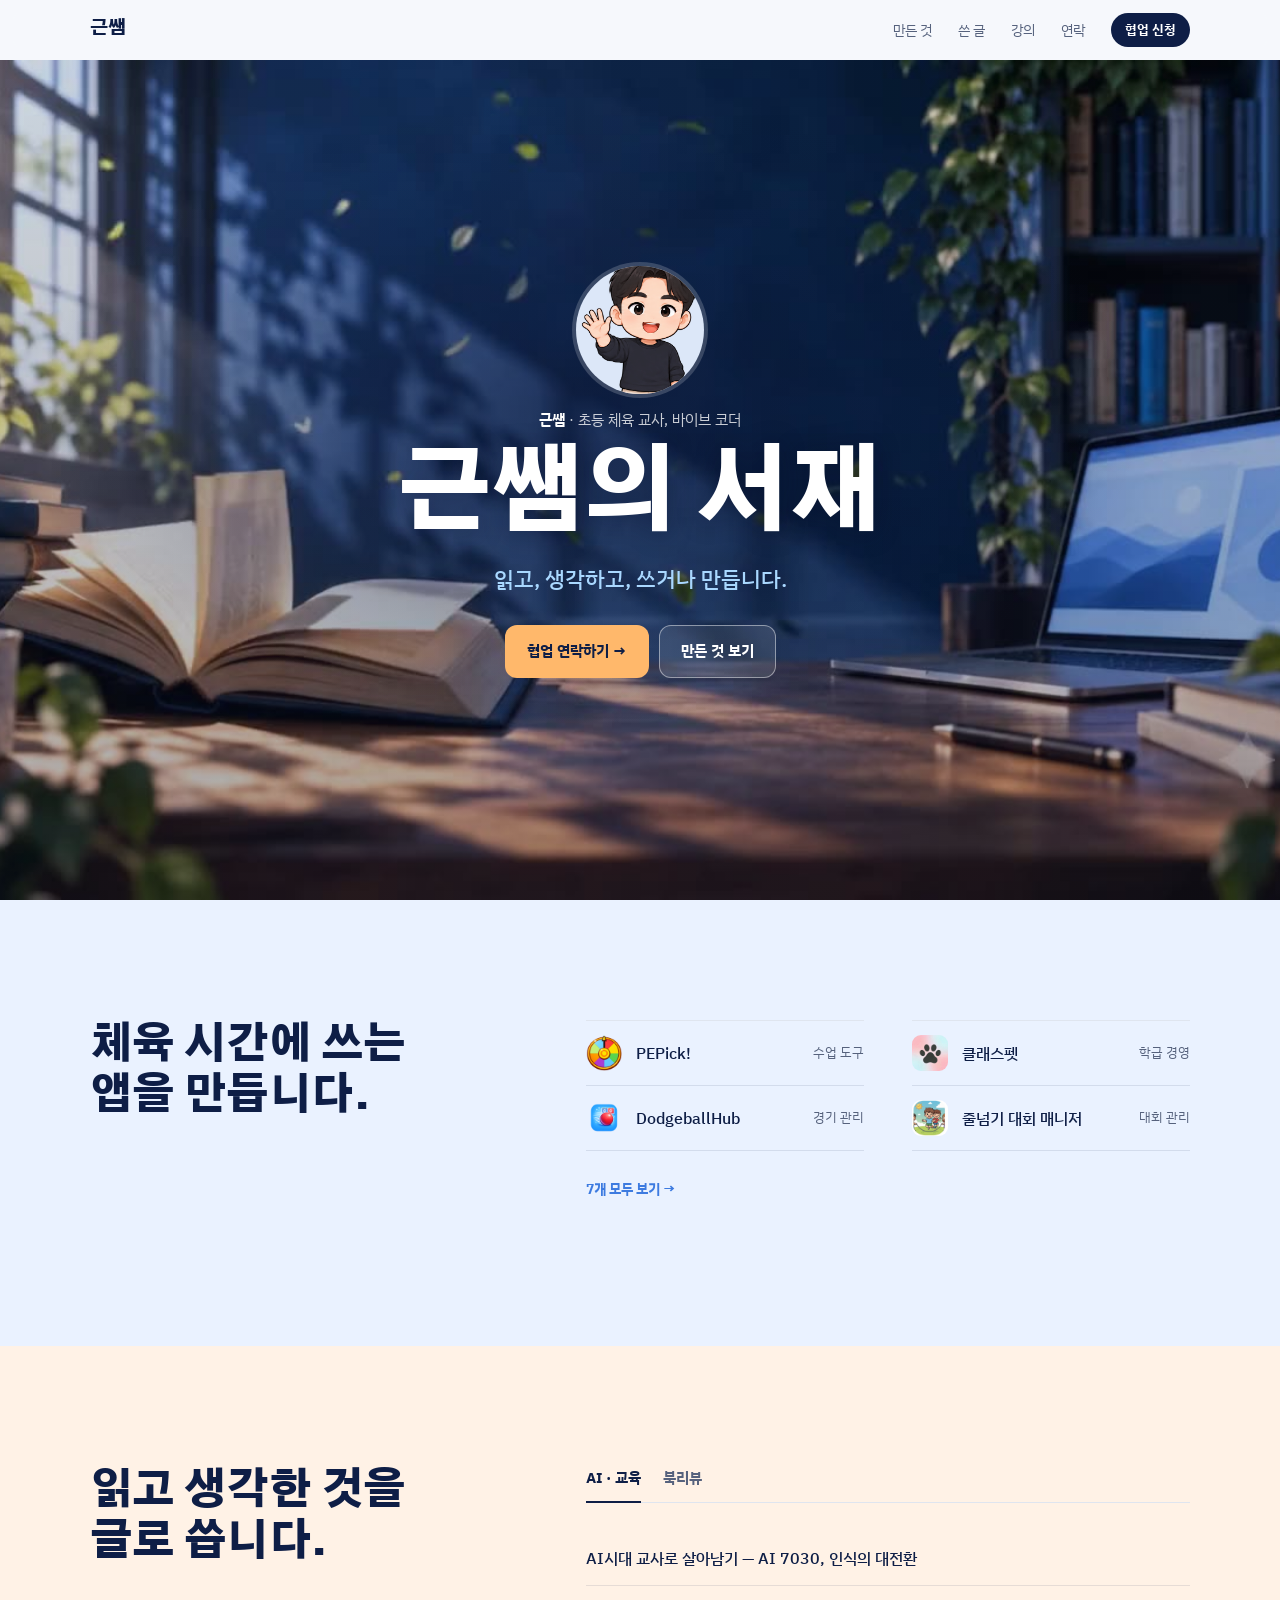
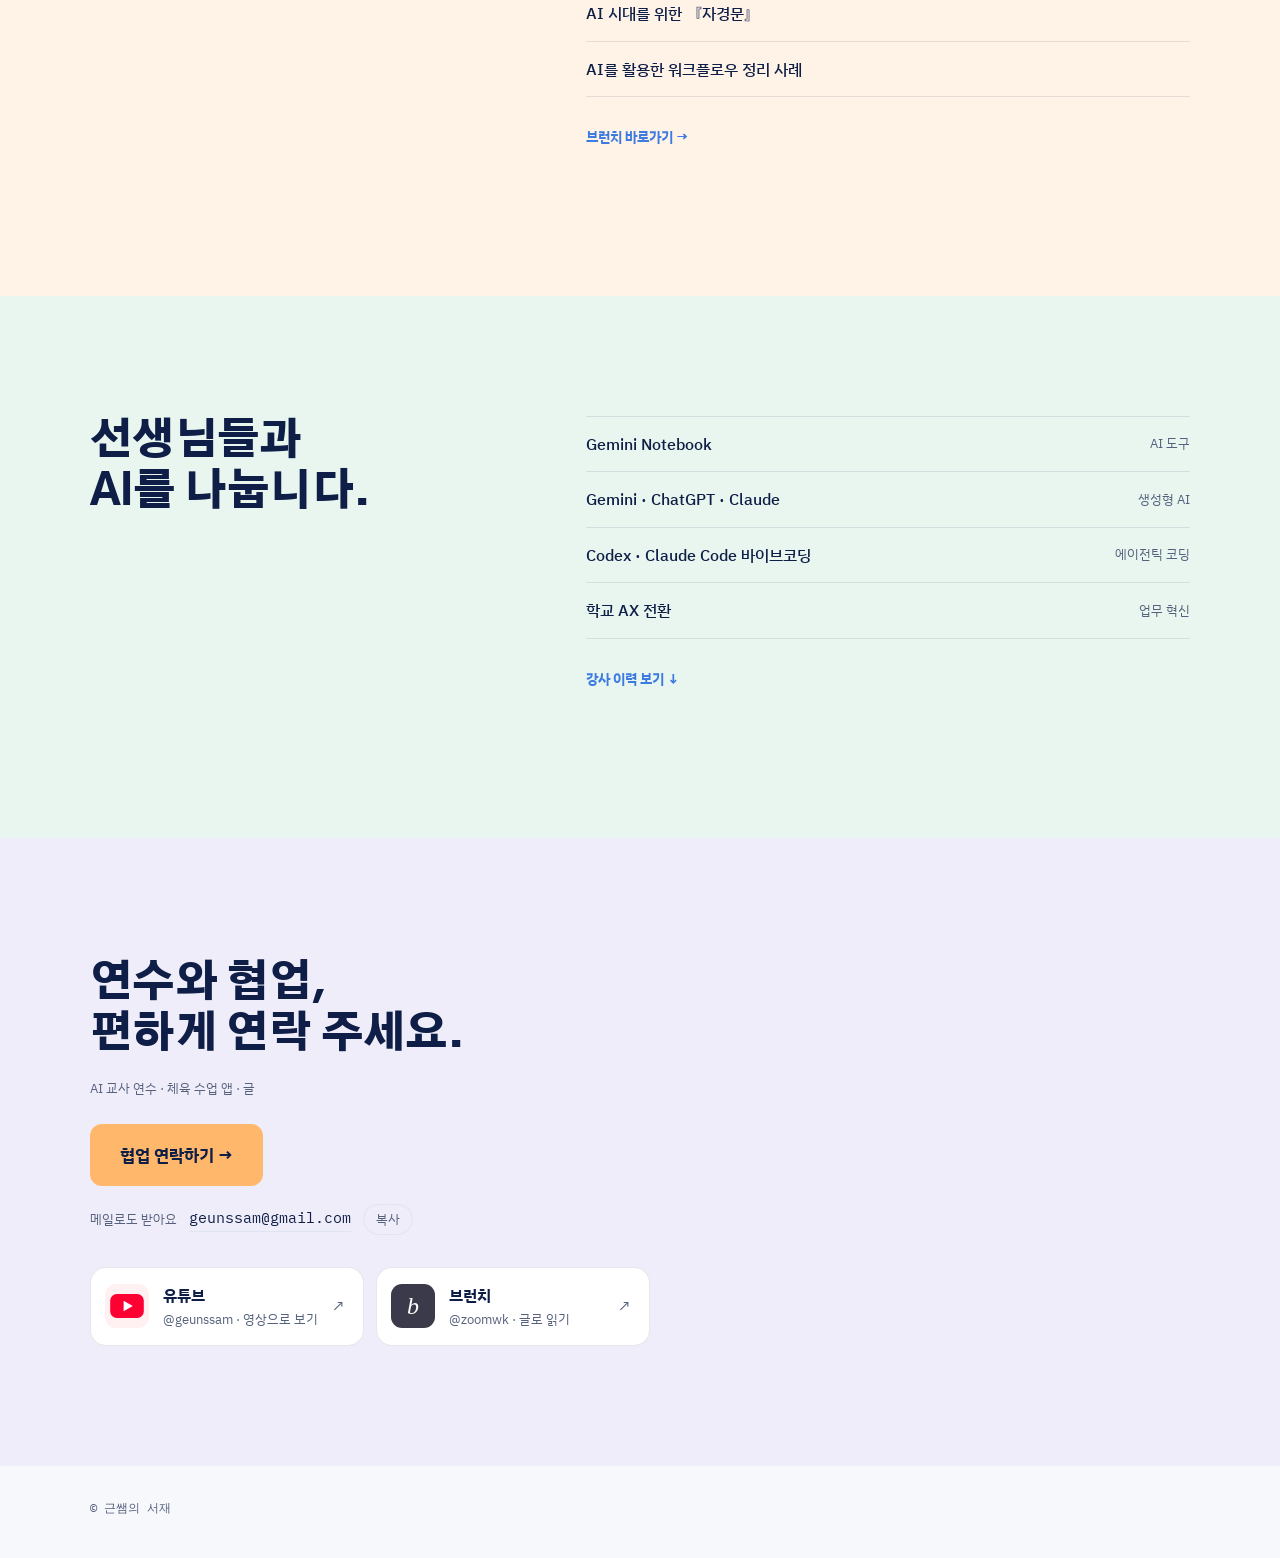
<file: index.html>
<!DOCTYPE html>
<html lang="ko">
<head>
  <meta charset="UTF-8">
  <meta name="viewport" content="width=device-width, initial-scale=1.0, viewport-fit=cover">
  <title>근쌤의 서재</title>
  <meta name="description" content="초등 체육 교사이자 바이브 코더 근쌤. 읽고, 생각하고, 쓰거나 만듭니다.">
  <meta property="og:title" content="근쌤의 서재">
  <meta property="og:description" content="읽고, 생각하고, 쓰거나 만듭니다.">
  <meta property="og:type" content="website">
  <meta property="og:url" content="https://geunssam-library.netlify.app/">
  <meta property="og:image" content="https://geunssam-library.netlify.app/images/brand/og-image.png">
  <meta name="twitter:card" content="summary_large_image">
  <meta name="theme-color" content="#F6F8FC">
  <link rel="icon" href="images/brand/favicon.svg" type="image/svg+xml">
  <link rel="icon" href="images/brand/favicon-32.png" sizes="32x32" type="image/png">
  <link rel="apple-touch-icon" href="images/brand/apple-touch-icon.png">

  <link rel="preconnect" href="https://fonts.googleapis.com">
  <link rel="preconnect" href="https://fonts.gstatic.com" crossorigin>
  <link rel="stylesheet" href="https://fonts.googleapis.com/css2?family=Gothic+A1:wght@400;700;900&family=IBM+Plex+Mono:wght@500&family=IBM+Plex+Sans+KR:wght@400;500;700&display=swap">
  <link rel="stylesheet" href="css/tokens.css">
  <link rel="stylesheet" href="css/base.css">
  <link rel="stylesheet" href="css/home.css">
</head>
<body>

  <header class="topbar">
    <div class="wrap topbar-inner">
      <a class="brand" href="#top">근쌤</a>
      <nav class="topnav" aria-label="주요 메뉴">
        <a href="#made">만든 것</a>
        <a href="#writing">쓴 글</a>
        <a href="#lectures">강의</a>
        <a href="#contact">연락</a>
        <a class="nav-cta" href="apply.html">협업 신청</a>
      </nav>
      <div class="topbar-mobile">
        <a class="nav-cta" href="apply.html">협업 신청</a>
        <button class="menu-btn" id="menuBtn" type="button" aria-expanded="false" aria-controls="menuPanel">메뉴</button>
      </div>
    </div>
    <nav class="menu-panel" id="menuPanel" aria-label="휴대폰 메뉴" hidden>
      <div class="wrap">
        <a href="#made">만든 것</a>
        <a href="#writing">쓴 글</a>
        <a href="#lectures">강의</a>
        <a href="#contact">연락</a>
      </div>
    </nav>
  </header>

  <main>
    <!-- 1. 첫 화면: 프로필 -->
    <section id="top" class="hero">
      <!-- 첫 화면 배경: 채널아트를 Gemini(Veo)로 만든 8.5초 반복 영상 (책장 넘어감·잎 흔들림). 소리 없음 -->
      <video class="hero-bg" id="heroVideo" autoplay muted loop playsinline preload="auto" poster="images/hero/study-loop-poster.jpg" aria-hidden="true">
        <source src="images/hero/study-loop.mp4" type="video/mp4">
      </video>
      <div class="wrap hero-inner">
        <div class="portrait">
          <img src="images/profile/geunssam-wave.png" alt="손 흔드는 근쌤 캐릭터" width="410" height="693">
        </div>
        <p class="who"><b>근쌤</b> · 초등 체육 교사, 바이브 코더</p>
        <h1 class="hero-title">근쌤의 서재</h1>
        <p class="hero-sub">읽고, 생각하고, 쓰거나 만듭니다.</p>
        <div class="hero-actions">
          <a class="btn btn-sun" href="apply.html">협업 연락하기 →</a>
          <a class="btn btn-ghost" href="#made">만든 것 보기</a>
        </div>
      </div>
    </section>

    <!-- 2. 만든 것 -->
    <section id="made" class="screen reveal">
      <div class="wrap">
        <h2 class="screen-title">체육 시간에 쓰는<br>앱을 만듭니다.</h2>
        <ul class="list app-list" id="appList">
          <li><a class="row" href="pepick.html"><img src="images/logos/pepick.png" alt=""><span class="row-name">PEPick!</span><span class="row-meta">수업 도구</span></a></li>
          <li><a class="row" href="classpet.html"><img src="images/logos/classpet.png" alt=""><span class="row-name">클래스펫</span><span class="row-meta">학급 경영</span></a></li>
          <li><a class="row" href="dodgeball.html"><img src="images/logos/dodgeball.png" alt=""><span class="row-name">DodgeballHub</span><span class="row-meta">경기 관리</span></a></li>
          <li><a class="row" href="jumprope.html"><img src="images/logos/jumprope.png" alt=""><span class="row-name">줄넘기 대회 매니저</span><span class="row-meta">대회 관리</span></a></li>
          <li class="extra"><a class="row" href="baseball.html"><img src="images/logos/baseball.png" alt=""><span class="row-name">야구 경기 기록</span><span class="row-meta">경기 기록</span></a></li>
          <li class="extra"><a class="row" href="pe-mbti.html"><img src="images/logos/pe-mbti.png" alt=""><span class="row-name">체육 시간 MBTI</span><span class="row-meta">재미 · 진단</span></a></li>
          <li class="extra"><a class="row" href="edumole.html"><img src="images/logos/edumole.png" alt=""><span class="row-name">EduMole Pro</span><span class="row-meta">게임 학습</span></a></li>
        </ul>
        <button class="link-more" id="appMore" type="button" hidden>7개 모두 보기 →</button>
      </div>
    </section>

    <!-- 3. 쓴 글 -->
    <section id="writing" class="screen reveal">
      <div class="wrap">
        <h2 class="screen-title">읽고 생각한 것을<br>글로 씁니다.</h2>
        <div class="tabs" role="tablist" aria-label="글 종류" hidden>
          <button class="tab" type="button" role="tab" id="tab-essay" aria-controls="panel-essay" aria-selected="true">AI · 교육</button>
          <button class="tab" type="button" role="tab" id="tab-books" aria-controls="panel-books" aria-selected="false" tabindex="-1">북리뷰</button>
        </div>
        <div class="tab-panels">
          <div class="tab-panel" id="panel-essay" role="tabpanel" aria-labelledby="tab-essay">
            <ul class="list">
              <li><a class="row" href="https://brunch.co.kr/@zoomwk/93" target="_blank" rel="noopener noreferrer"><span class="row-name">AI시대 교사로 살아남기 — AI 7030, 인식의 대전환</span></a></li>
              <li><a class="row" href="https://brunch.co.kr/@zoomwk/94" target="_blank" rel="noopener noreferrer"><span class="row-name">AI 시대를 위한 『자경문』</span></a></li>
              <li><a class="row" href="https://brunch.co.kr/@zoomwk/116" target="_blank" rel="noopener noreferrer"><span class="row-name">AI를 활용한 워크플로우 정리 사례</span></a></li>
            </ul>
            <a class="link-more" href="https://brunch.co.kr/@zoomwk" target="_blank" rel="noopener noreferrer">브런치 바로가기 →</a>
          </div>
          <!-- 북리뷰: 인문 고전·철학서만 (근쌤 지정 2026-10-24: 노르웨이의 숲, 페스트 같은 책) -->
          <div class="tab-panel" id="panel-books" role="tabpanel" aria-labelledby="tab-books">
            <ul class="list">
              <li><a class="row" href="https://brunch.co.kr/@zoomwk/4" target="_blank" rel="noopener noreferrer"><span class="row-name">《노르웨이의 숲》</span><span class="row-meta">무라카미 하루키</span></a></li>
              <li><a class="row" href="https://brunch.co.kr/@zoomwk/65" target="_blank" rel="noopener noreferrer"><span class="row-name">《참을 수 없는 존재의 가벼움》</span><span class="row-meta">밀란 쿤데라</span></a></li>
              <li><a class="row" href="https://brunch.co.kr/@zoomwk/5" target="_blank" rel="noopener noreferrer"><span class="row-name">《싯다르타》</span><span class="row-meta">헤르만 헤세</span></a></li>
              <li><a class="row" href="https://brunch.co.kr/@zoomwk/98" target="_blank" rel="noopener noreferrer"><span class="row-name">《시시포스 신화》</span><span class="row-meta">알베르 카뮈</span></a></li>
              <li><a class="row" href="https://brunch.co.kr/@zoomwk/86" target="_blank" rel="noopener noreferrer"><span class="row-name">《파우스트》</span><span class="row-meta">괴테</span></a></li>
              <li><a class="row" href="https://brunch.co.kr/@zoomwk/70" target="_blank" rel="noopener noreferrer"><span class="row-name">《노인과 바다》</span><span class="row-meta">어니스트 헤밍웨이</span></a></li>
            </ul>
            <a class="link-more" href="https://brunch.co.kr/magazine/cbsreview" target="_blank" rel="noopener noreferrer">고전으로 사유하기 바로가기 →</a>
          </div>
        </div>
      </div>
    </section>

    <!-- 4. 강의 -->
    <section id="lectures" class="screen reveal">
      <div class="wrap">
        <h2 class="screen-title">선생님들과<br>AI를 나눕니다.</h2>
        <ul class="list">
          <li><div class="row"><span class="row-name">Gemini Notebook</span><span class="row-meta">AI 도구</span></div></li>
          <li><div class="row"><span class="row-name">Gemini · ChatGPT · Claude</span><span class="row-meta">생성형 AI</span></div></li>
          <li><div class="row"><span class="row-name">Codex · Claude Code 바이브코딩</span><span class="row-meta">에이전틱 코딩</span></div></li>
          <li><div class="row"><span class="row-name">학교 AX 전환</span><span class="row-meta">업무 혁신</span></div></li>
        </ul>
        <details class="career">
          <summary>강사 이력 보기</summary>
          <div class="career-body">
            <h3 class="career-h">강의</h3>
            <ul class="list">
              <li><div class="row"><span class="row-name">지식샘터 강의 (Gemini Notebook · Gemini · ChatGPT · Claude · 바이브코딩), 현장 전학공 강의</span><span class="row-meta">멘토</span></div></li>
              <li><div class="row"><span class="row-name">2026 인공지능 활용 선도교사 연수 강사</span></div></li>
              <li><div class="row"><span class="row-name">찾아가는 학교 컨설팅 강사</span></div></li>
              <li><div class="row"><span class="row-name">AI프렌즈 협회 바이브코딩 오프라인 강사</span></div></li>
              <li><div class="row"><span class="row-name">대전 AITS 연구회 (2025~), 《All In One AI 디지털 도구 가이드북》 공동 집필</span></div></li>
            </ul>
            <h3 class="career-h">학생 특강</h3>
            <ul class="list">
              <li><div class="row"><span class="row-name">대전대성여자고등학교 경영회계과 2학년, 「Gemini로 시작하는 바이브코딩」</span><span class="row-meta">2026. 11. 2.</span></div></li>
              <li><a class="row" href="https://canva.link/ac0lr9n57mxisz3" target="_blank" rel="noopener noreferrer"><span class="row-name">동서초등학교, 「가장 쉬운 AI 첫걸음」</span><span class="row-meta">2026. 10. 2.</span></a></li>
            </ul>
            <h3 class="career-h">학력</h3>
            <ul class="list">
              <li><div class="row"><span class="row-name">공주교육대학교 교육대학원 석사 (교육과정과 수업 전공)</span><span class="row-meta">2026. 8.</span></div></li>
            </ul>
            <h3 class="career-h">자격 · 연수</h3>
            <ul class="list">
              <li><div class="row"><span class="row-name">Google 공인 교육자 Level 1 · Level 2, Gemini 인증, AI Pro</span></div></li>
              <li><div class="row"><span class="row-name">Coursera Google AI 전문 자격증</span></div></li>
              <li><div class="row"><span class="row-name">2025 교실혁명 선도교사 이수</span></div></li>
              <li><div class="row"><span class="row-name">2025 AIEP 마스터교원 이수</span></div></li>
            </ul>
          </div>
        </details>
      </div>
    </section>

    <!-- 5. 함께 일하기 -->
    <section id="contact" class="screen contact reveal">
      <div class="wrap contact-inner">
        <h2 class="screen-title">연수와 협업,<br>편하게 연락 주세요.</h2>
        <p class="small">AI 교사 연수 · 체육 수업 앱 · 글</p>
        <a class="btn btn-sun btn-lg" href="apply.html">협업 연락하기 →</a>
        <p class="email-line">
          <span class="small">메일로도 받아요</span>
          <a class="email" id="contactEmail" href="mailto:geunssam@gmail.com">geunssam@gmail.com</a>
          <button class="copy-btn" id="copyEmail" type="button" data-copy="geunssam@gmail.com" hidden>복사</button>
        </p>
        <div class="channels">
          <a class="channel" href="https://www.youtube.com/@geunssam" target="_blank" rel="noopener noreferrer">
            <span class="channel-logo channel-logo--yt" aria-hidden="true">
              <svg viewBox="0 0 28 20" width="34" height="24"><rect width="28" height="20" rx="5.5" fill="#FF0033"/><path d="M11.2 5.6v8.8l7.6-4.4z" fill="#fff"/></svg>
            </span>
            <span class="channel-text"><b>유튜브</b><small>@geunssam · 영상으로 보기</small></span>
            <span class="channel-arrow" aria-hidden="true">↗</span>
          </a>
          <a class="channel" href="https://brunch.co.kr/@zoomwk" target="_blank" rel="noopener noreferrer">
            <!-- 브런치 공식 아이콘(카카오 CDN). 못 불러오면 뒤의 "b" 글자가 보임 -->
            <span class="channel-logo channel-logo--brunch" aria-hidden="true">
              <span class="channel-logo-fallback">b</span>
              <img src="https://t1.kakaocdn.net/brunch/static/icon/ios/brunchstory/ico_bi_180.png" alt="" width="44" height="44" loading="lazy" onerror="this.remove()">
            </span>
            <span class="channel-text"><b>브런치</b><small>@zoomwk · 글로 읽기</small></span>
            <span class="channel-arrow" aria-hidden="true">↗</span>
          </a>
        </div>
      </div>
    </section>
  </main>

  <footer class="wrap footer">© 근쌤의 서재</footer>

  <script src="js/main.js"></script>
</body>
</html>
</file>
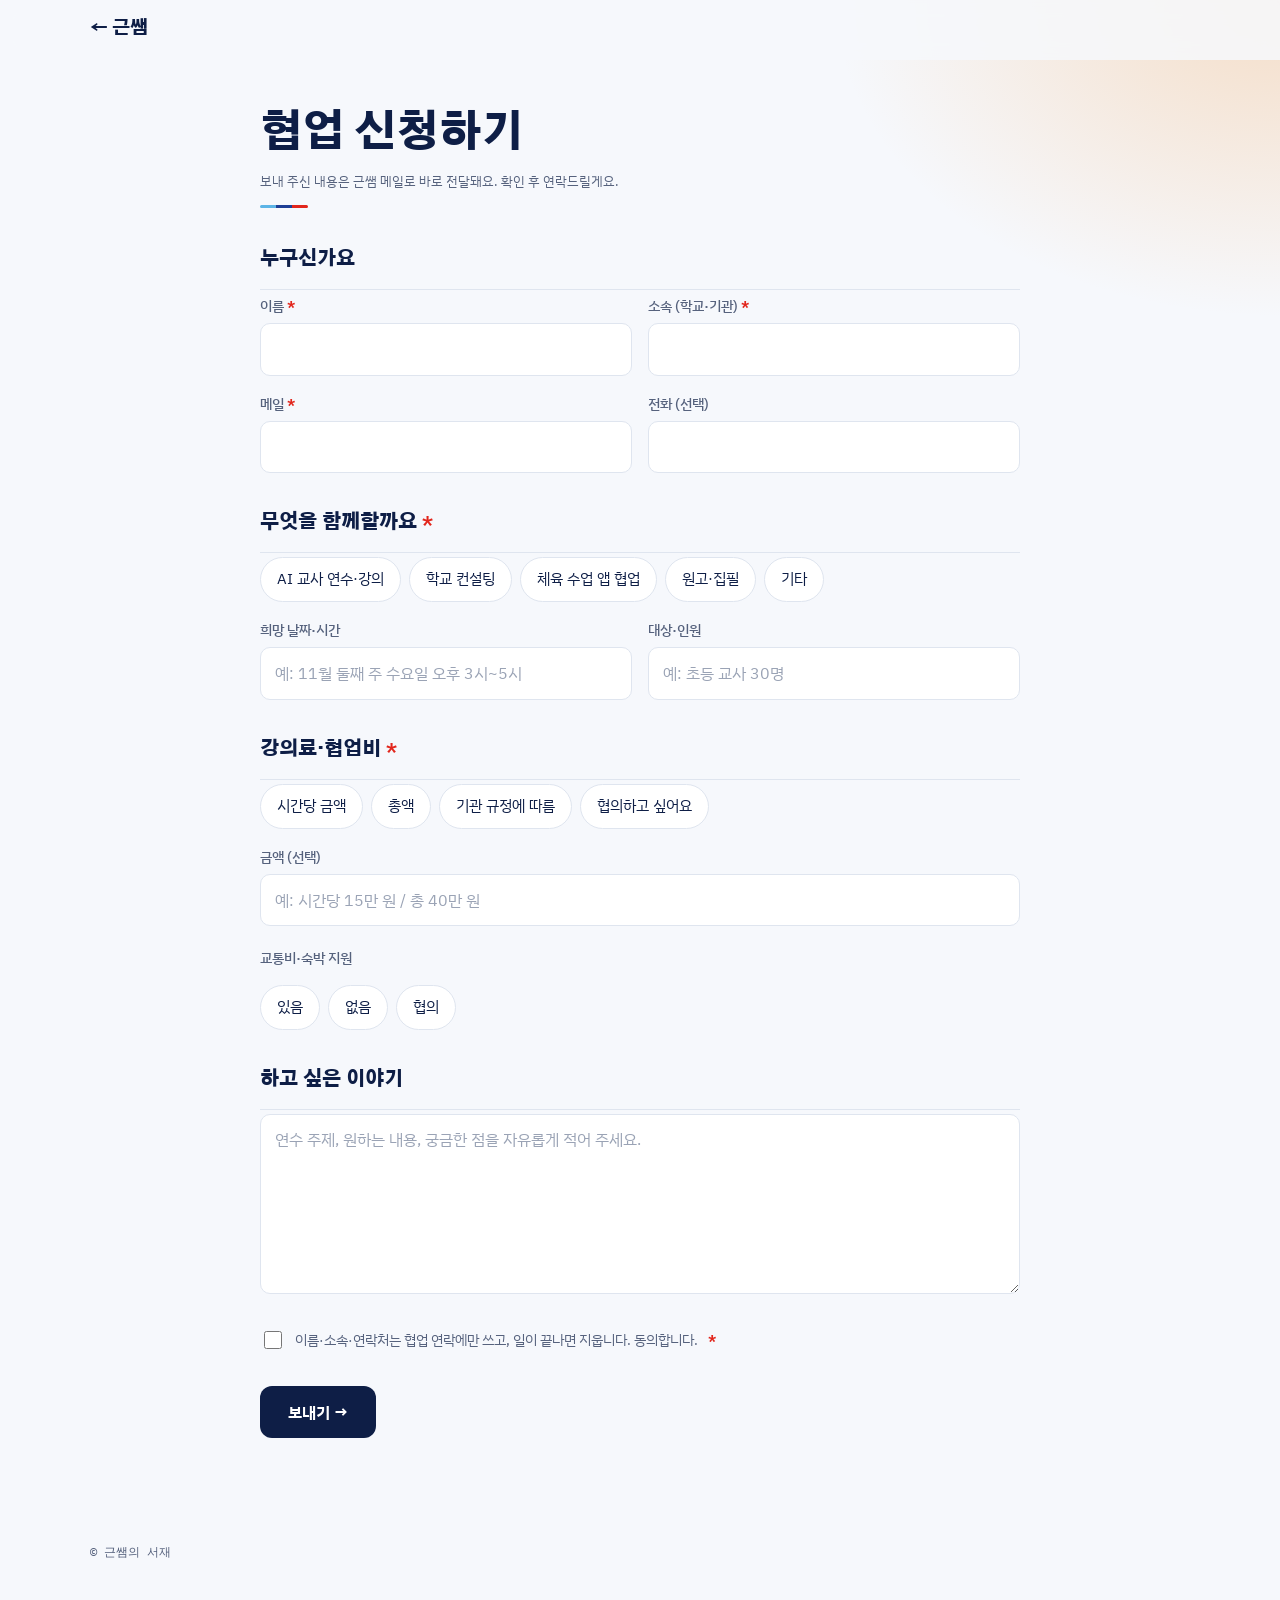
<file: apply.html>
<!DOCTYPE html>
<html lang="ko">
<head>
  <meta charset="UTF-8">
  <meta name="viewport" content="width=device-width, initial-scale=1.0, viewport-fit=cover">
  <title>협업 신청 · 근쌤의 서재</title>
  <meta name="description" content="근쌤에게 연수·강의, 학교 컨설팅, 체육 수업 앱, 원고 협업을 신청합니다.">
  <meta name="theme-color" content="#F6F8FC">
  <meta name="robots" content="noindex">
  <link rel="icon" href="images/brand/favicon.svg" type="image/svg+xml">
  <link rel="icon" href="images/brand/favicon-32.png" sizes="32x32" type="image/png">
  <link rel="apple-touch-icon" href="images/brand/apple-touch-icon.png">
  <link rel="preconnect" href="https://fonts.googleapis.com">
  <link rel="preconnect" href="https://fonts.gstatic.com" crossorigin>
  <link rel="stylesheet" href="https://fonts.googleapis.com/css2?family=Gothic+A1:wght@400;700;900&family=IBM+Plex+Mono:wght@500&family=IBM+Plex+Sans+KR:wght@400;500;700&display=swap">
  <link rel="stylesheet" href="css/tokens.css">
  <link rel="stylesheet" href="css/base.css">
  <link rel="stylesheet" href="css/form.css">
</head>
<body class="sunlight">

  <header class="topbar">
    <div class="wrap topbar-inner">
      <a class="brand" href="index.html#contact">← 근쌤</a>
    </div>
  </header>

  <main class="wrap apply">
    <div class="apply-head">
      <h1 class="apply-title">협업 신청하기</h1>
      <p class="small">보내 주신 내용은 근쌤 메일로 바로 전달돼요. 확인 후 연락드릴게요.</p>
      <div class="stripe" aria-hidden="true"><i></i><i></i><i></i></div>
    </div>

    <!-- Netlify 폼: 보내면 Netlify에 저장되고, 사이트 알림 설정으로 근쌤 메일에 전달됨 -->
    <form class="apply-form" name="collab" method="POST" action="thanks.html" data-netlify="true" netlify-honeypot="bot-field">
      <input type="hidden" name="form-name" value="collab">
      <p class="hp" aria-hidden="true"><label>비워 두세요 <input name="bot-field" tabindex="-1" autocomplete="off"></label></p>

      <fieldset class="group">
        <legend>누구신가요</legend>
        <div class="field-row">
          <label class="field"><span>이름 <b>*</b></span><input id="f-name" name="이름" required autocomplete="name"></label>
          <label class="field"><span>소속 (학교·기관) <b>*</b></span><input id="f-org" name="소속" required autocomplete="organization"></label>
        </div>
        <div class="field-row">
          <label class="field"><span>메일 <b>*</b></span><input id="f-email" name="메일" type="email" required autocomplete="email" inputmode="email"></label>
          <label class="field"><span>전화 (선택)</span><input id="f-phone" name="전화" type="tel" autocomplete="tel" inputmode="tel"></label>
        </div>
      </fieldset>

      <fieldset class="group">
        <legend>무엇을 함께할까요 <b>*</b></legend>
        <div class="choices">
          <label class="choice"><input type="radio" name="신청 종류" value="AI 교사 연수·강의" required> AI 교사 연수·강의</label>
          <label class="choice"><input type="radio" name="신청 종류" value="학교 컨설팅"> 학교 컨설팅</label>
          <label class="choice"><input type="radio" name="신청 종류" value="체육 수업 앱 협업"> 체육 수업 앱 협업</label>
          <label class="choice"><input type="radio" name="신청 종류" value="원고·집필"> 원고·집필</label>
          <label class="choice"><input type="radio" name="신청 종류" value="기타"> 기타</label>
        </div>
        <div class="field-row">
          <label class="field"><span>희망 날짜·시간</span><input id="f-date" name="희망 일정" placeholder="예: 11월 둘째 주 수요일 오후 3시~5시"></label>
          <label class="field"><span>대상·인원</span><input id="f-audience" name="대상·인원" placeholder="예: 초등 교사 30명"></label>
        </div>
      </fieldset>

      <fieldset class="group">
        <legend>강의료·협업비 <b>*</b></legend>
        <div class="choices">
          <label class="choice"><input type="radio" name="비용 방식" value="시간당 금액" required> 시간당 금액</label>
          <label class="choice"><input type="radio" name="비용 방식" value="총액"> 총액</label>
          <label class="choice"><input type="radio" name="비용 방식" value="기관 규정에 따름"> 기관 규정에 따름</label>
          <label class="choice"><input type="radio" name="비용 방식" value="협의 희망"> 협의하고 싶어요</label>
        </div>
        <label class="field"><span>금액 (선택)</span><input id="f-fee" name="금액" placeholder="예: 시간당 15만 원 / 총 40만 원"></label>
        <p class="field-label">교통비·숙박 지원</p>
        <div class="choices">
          <label class="choice"><input type="radio" name="교통비·숙박" value="있음"> 있음</label>
          <label class="choice"><input type="radio" name="교통비·숙박" value="없음"> 없음</label>
          <label class="choice"><input type="radio" name="교통비·숙박" value="협의"> 협의</label>
        </div>
      </fieldset>

      <fieldset class="group">
        <legend>하고 싶은 이야기</legend>
        <label class="field"><span class="sr-only">내용</span><textarea id="f-message" name="내용" rows="6" placeholder="연수 주제, 원하는 내용, 궁금한 점을 자유롭게 적어 주세요."></textarea></label>
      </fieldset>

      <label class="consent"><input id="f-consent" type="checkbox" name="개인정보 동의" value="동의" required> 이름·소속·연락처는 협업 연락에만 쓰고, 일이 끝나면 지웁니다. 동의합니다. <b>*</b></label>

      <button class="btn submit" type="submit">보내기 →</button>
    </form>
  </main>

  <footer class="wrap footer">© 근쌤의 서재</footer>
</body>
</html>
</file>
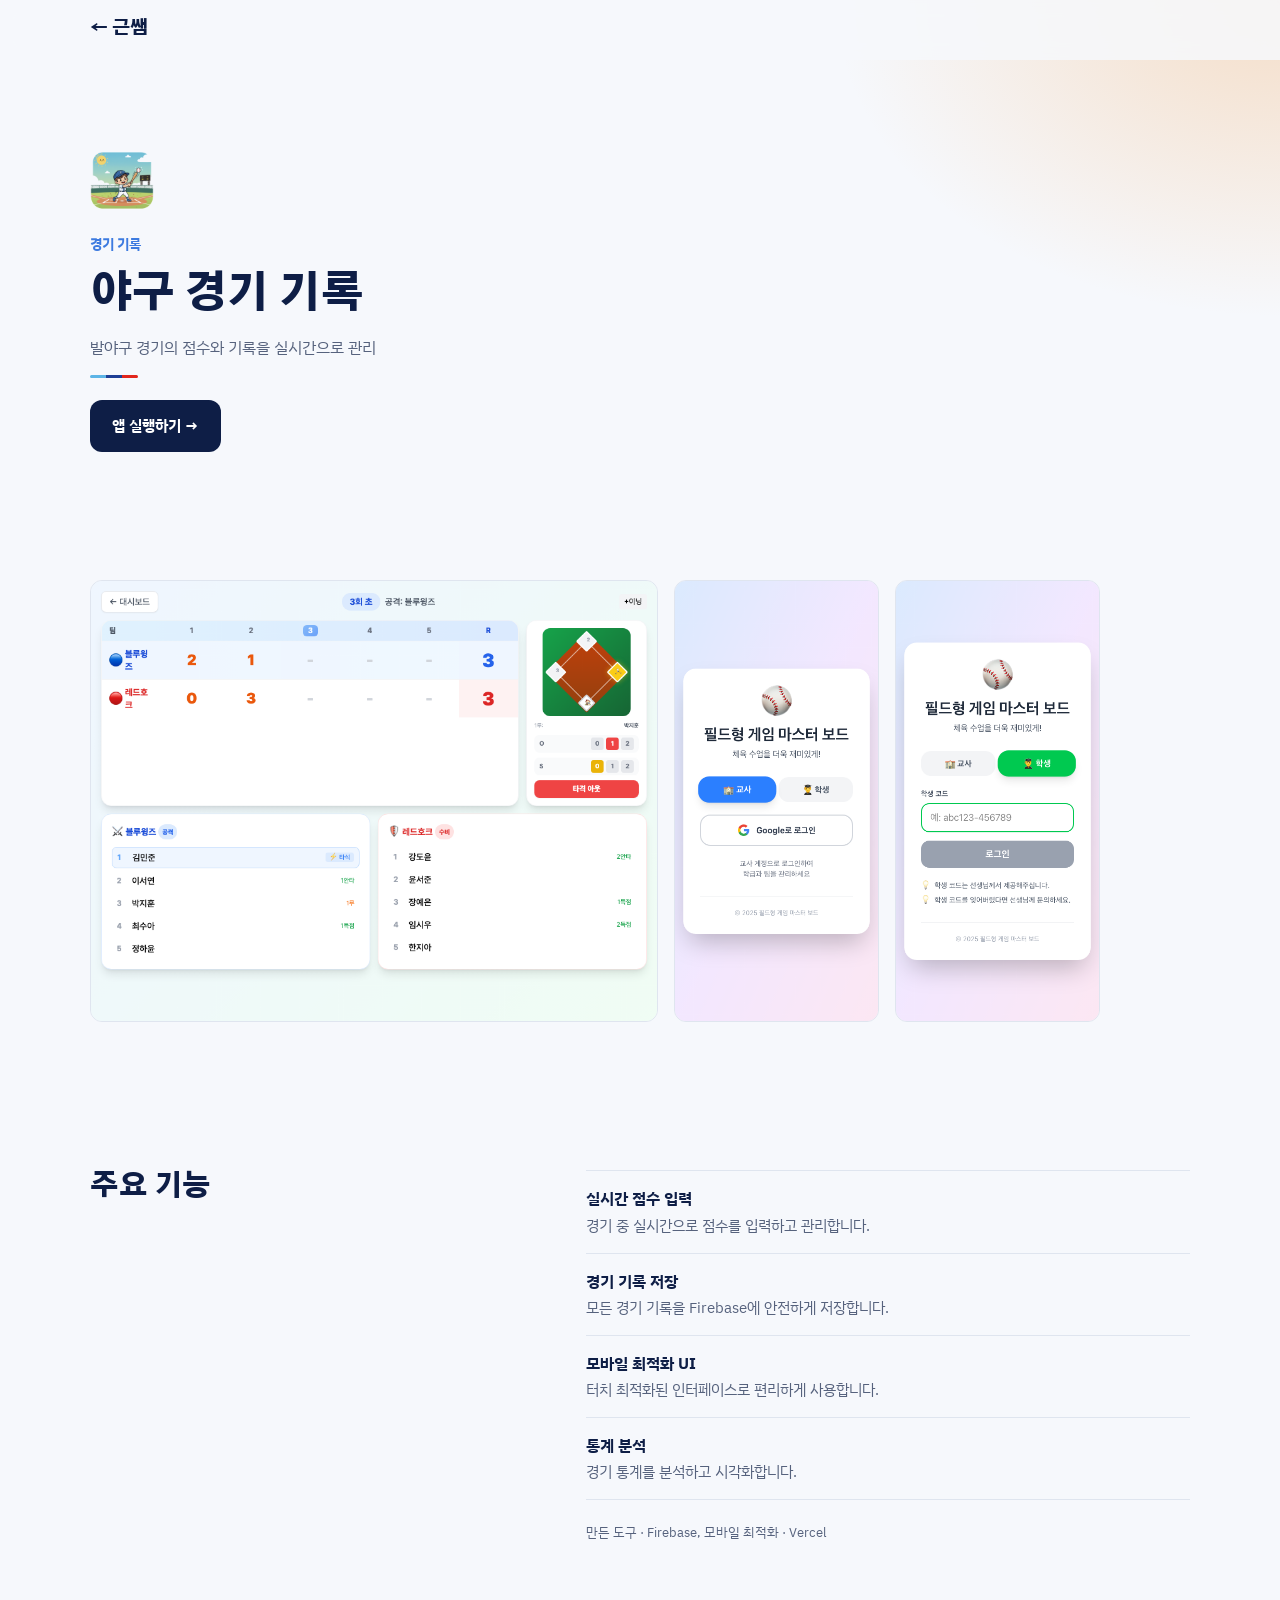
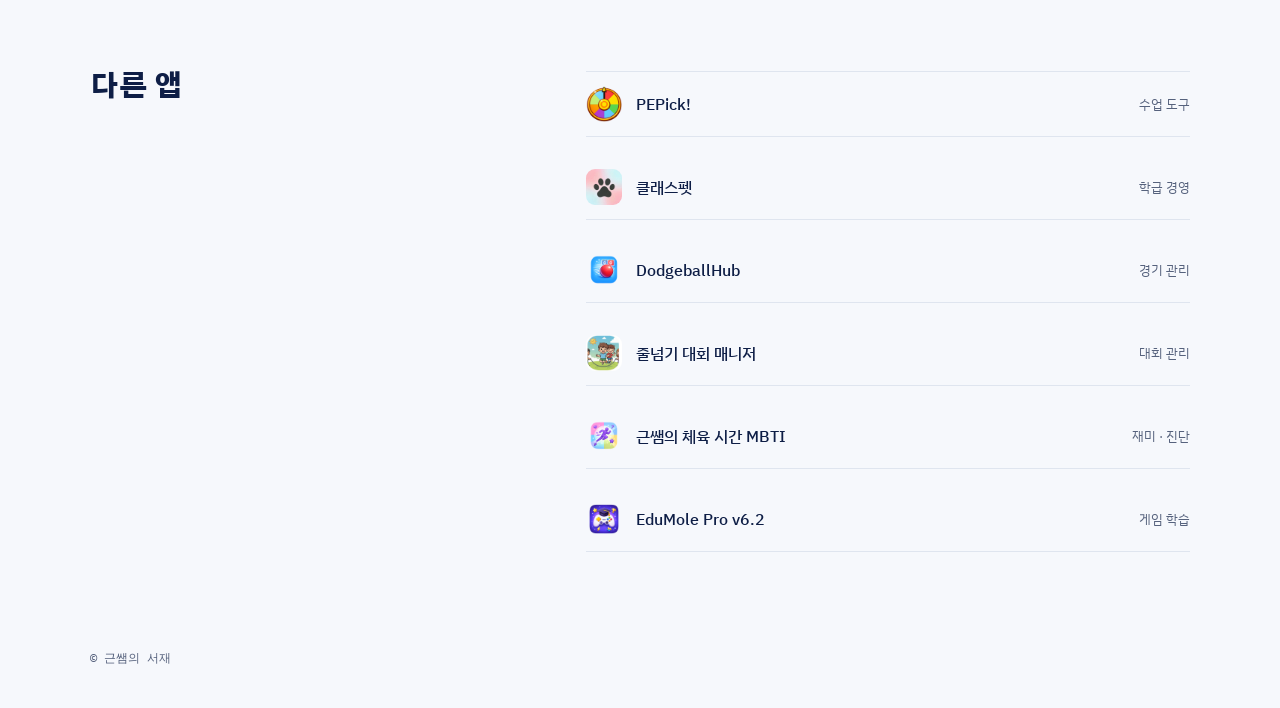
<file: baseball.html>
<!DOCTYPE html>
<html lang="ko">
<head>
  <meta charset="UTF-8">
  <meta name="viewport" content="width=device-width, initial-scale=1.0, viewport-fit=cover">
  <title>야구 경기 기록 · 근쌤의 서재</title>
  <meta name="description" content="발야구 경기의 점수와 기록을 실시간으로 관리">
  <meta name="theme-color" content="#F6F8FC">
  <meta property="og:title" content="야구 경기 기록 · 근쌤의 서재">
  <meta property="og:description" content="발야구 경기의 점수와 기록을 실시간으로 관리">
  <meta property="og:image" content="https://geunssam-library.netlify.app/images/brand/og-image.png">
  <link rel="icon" href="images/brand/favicon.svg" type="image/svg+xml">
  <link rel="icon" href="images/brand/favicon-32.png" sizes="32x32" type="image/png">
  <link rel="apple-touch-icon" href="images/brand/apple-touch-icon.png">
  <link rel="preconnect" href="https://fonts.googleapis.com">
  <link rel="preconnect" href="https://fonts.gstatic.com" crossorigin>
  <link rel="stylesheet" href="https://fonts.googleapis.com/css2?family=Gothic+A1:wght@400;700;900&family=IBM+Plex+Mono:wght@500&family=IBM+Plex+Sans+KR:wght@400;500;700&display=swap">
  <link rel="stylesheet" href="css/tokens.css">
  <link rel="stylesheet" href="css/base.css">
  <link rel="stylesheet" href="css/detail.css">
</head>
<body class="sunlight">

  <header class="topbar">
    <div class="wrap topbar-inner">
      <a class="brand" href="index.html#made">← 근쌤</a>
    </div>
  </header>

  <main>
    <section class="detail-hero">
      <div class="wrap detail-hero-inner">
        <img class="app-logo" src="images/logos/baseball.png" alt="" width="72" height="72">
        <p class="detail-category">경기 기록</p>
        <h1 class="detail-title">야구 경기 기록</h1>
        <p class="detail-tagline">발야구 경기의 점수와 기록을 실시간으로 관리</p>
        <div class="stripe" aria-hidden="true"><i></i><i></i><i></i></div>
        <a class="btn" href="https://baseball-firebase.vercel.app/" target="_blank" rel="noopener noreferrer">앱 실행하기 →</a>
      </div>
    </section>

    <section class="detail-block" aria-label="주요 화면">
      <div class="shots" tabindex="0"><figure class="shot"><img src="images/screenshots/baseball-gamescreen.png" alt="야구 경기 기록 - 경기 화면" loading="lazy"></figure><figure class="shot"><img src="images/screenshots/baseball-scoreboard.png" alt="야구 경기 기록 - 스코어보드" loading="lazy"></figure><figure class="shot"><img src="images/screenshots/baseball-input.png" alt="야구 경기 기록 - 기록 입력" loading="lazy"></figure></div>
    </section>

    <section class="detail-block">
      <div class="wrap detail-grid">
        <h2 class="detail-h2">주요 기능</h2>
        <div class="detail-col">
        <ul class="list features"><li class="feature"><b>실시간 점수 입력</b><span>경기 중 실시간으로 점수를 입력하고 관리합니다.</span></li><li class="feature"><b>경기 기록 저장</b><span>모든 경기 기록을 Firebase에 안전하게 저장합니다.</span></li><li class="feature"><b>모바일 최적화 UI</b><span>터치 최적화된 인터페이스로 편리하게 사용합니다.</span></li><li class="feature"><b>통계 분석</b><span>경기 통계를 분석하고 시각화합니다.</span></li></ul>
        <p class="small tech">만든 도구 · Firebase, 모바일 최적화 · Vercel</p>
        </div>
      </div>
    </section>

    <section class="detail-block">
      <div class="wrap detail-grid">
        <h2 class="detail-h2">다른 앱</h2>
        <ul class="list detail-col"><li><a class="row" href="pepick.html"><img src="images/logos/pepick.png" alt=""><span class="row-name">PEPick!</span><span class="row-meta">수업 도구</span></a></li><li><a class="row" href="classpet.html"><img src="images/logos/classpet.png" alt=""><span class="row-name">클래스펫</span><span class="row-meta">학급 경영</span></a></li><li><a class="row" href="dodgeball.html"><img src="images/logos/dodgeball.png" alt=""><span class="row-name">DodgeballHub</span><span class="row-meta">경기 관리</span></a></li><li><a class="row" href="jumprope.html"><img src="images/logos/jumprope.png" alt=""><span class="row-name">줄넘기 대회 매니저</span><span class="row-meta">대회 관리</span></a></li><li><a class="row" href="pe-mbti.html"><img src="images/logos/pe-mbti.png" alt=""><span class="row-name">근쌤의 체육 시간 MBTI</span><span class="row-meta">재미 · 진단</span></a></li><li><a class="row" href="edumole.html"><img src="images/logos/edumole.png" alt=""><span class="row-name">EduMole Pro v6.2</span><span class="row-meta">게임 학습</span></a></li></ul>
      </div>
    </section>
  </main>

  <footer class="wrap footer">© 근쌤의 서재</footer>
</body>
</html>
</file>
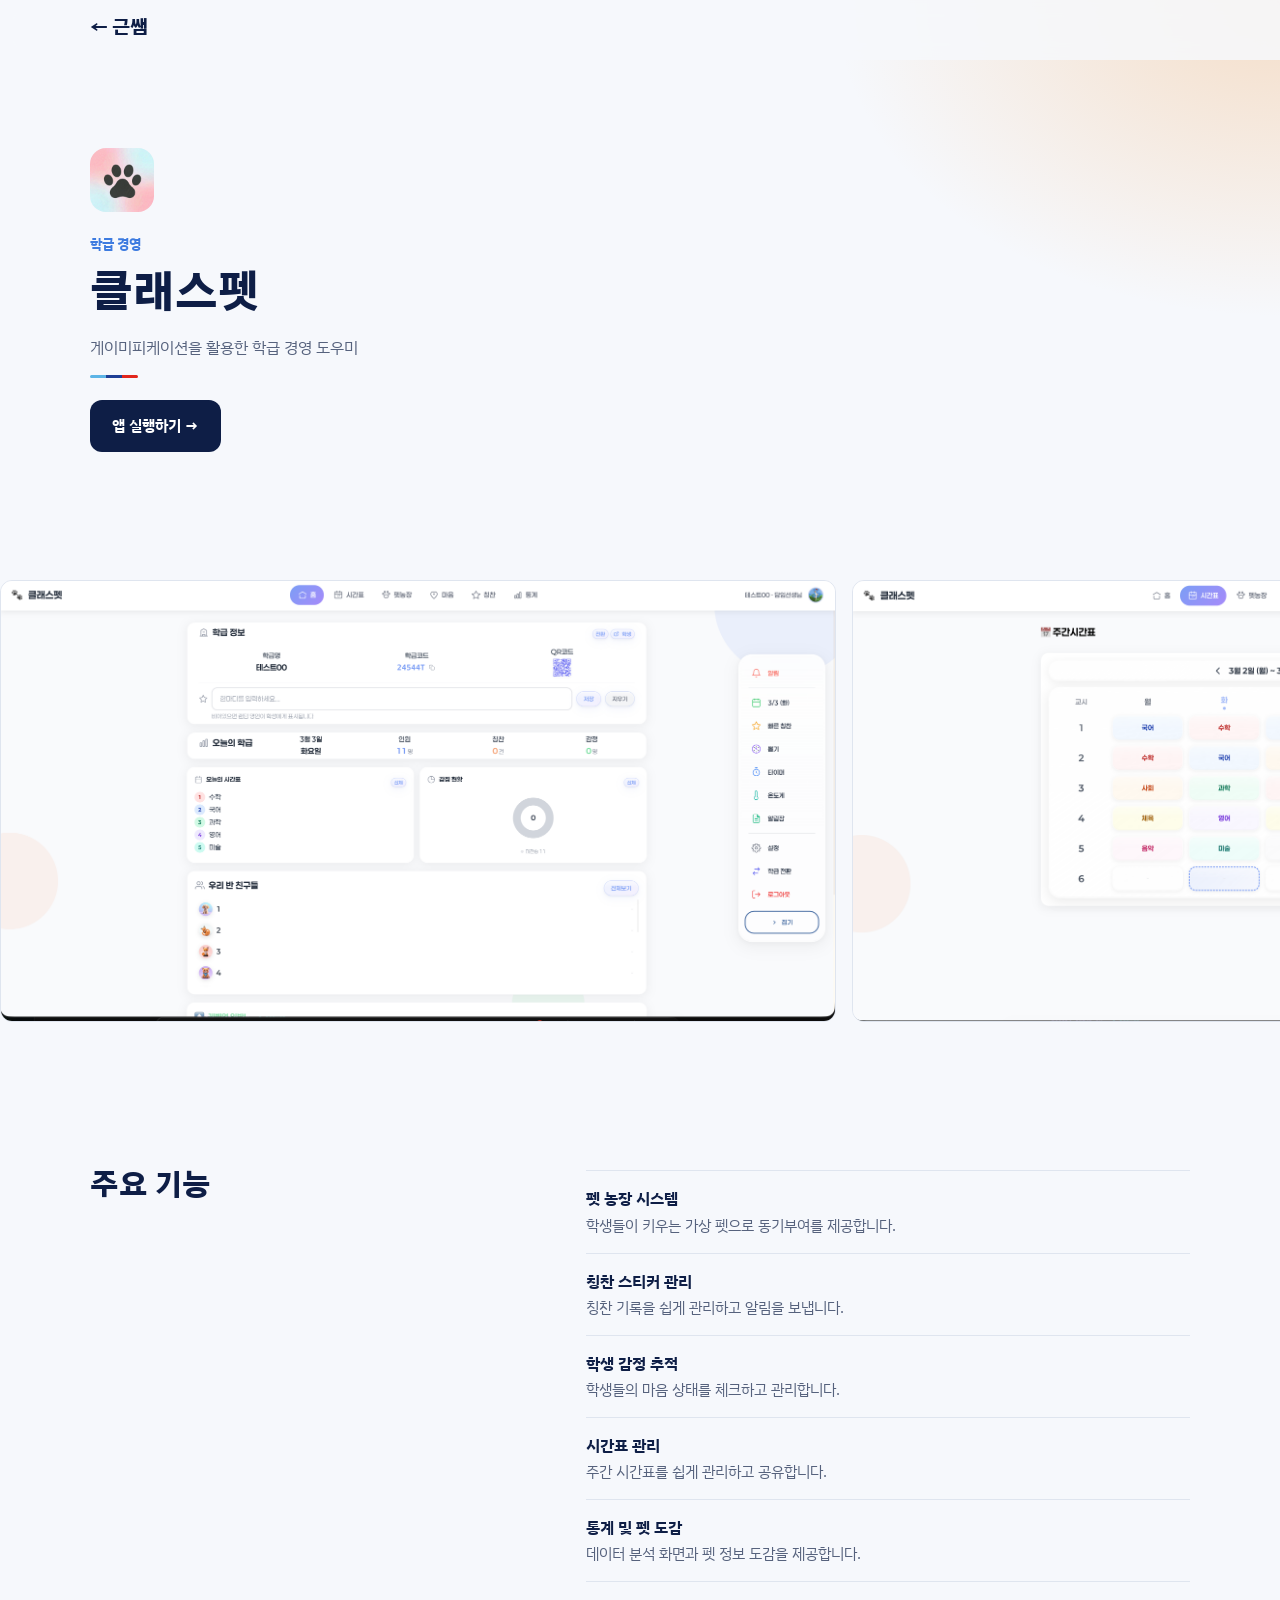
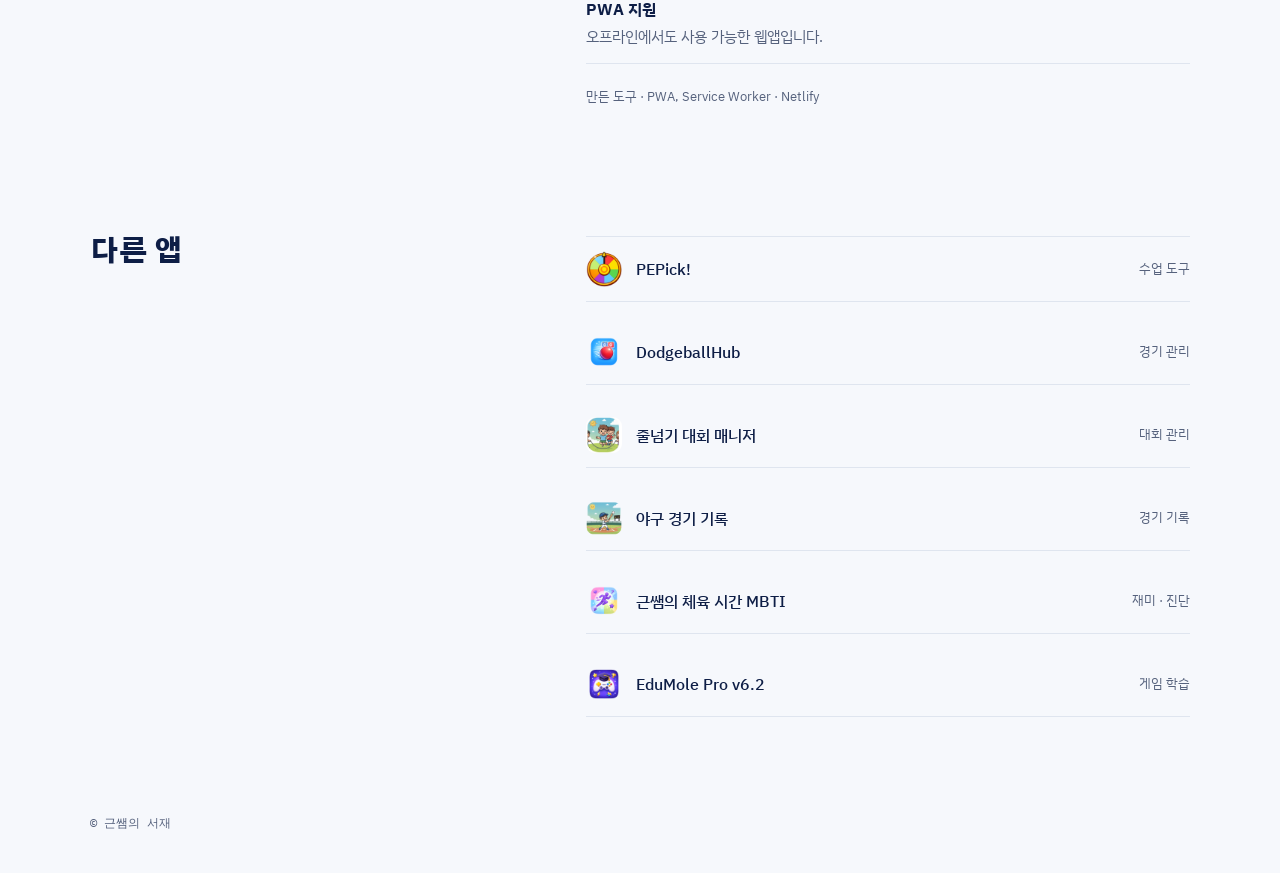
<file: classpet.html>
<!DOCTYPE html>
<html lang="ko">
<head>
  <meta charset="UTF-8">
  <meta name="viewport" content="width=device-width, initial-scale=1.0, viewport-fit=cover">
  <title>클래스펫 · 근쌤의 서재</title>
  <meta name="description" content="게이미피케이션을 활용한 학급 경영 도우미">
  <meta name="theme-color" content="#F6F8FC">
  <meta property="og:title" content="클래스펫 · 근쌤의 서재">
  <meta property="og:description" content="게이미피케이션을 활용한 학급 경영 도우미">
  <meta property="og:image" content="https://geunssam-library.netlify.app/images/brand/og-image.png">
  <link rel="icon" href="images/brand/favicon.svg" type="image/svg+xml">
  <link rel="icon" href="images/brand/favicon-32.png" sizes="32x32" type="image/png">
  <link rel="apple-touch-icon" href="images/brand/apple-touch-icon.png">
  <link rel="preconnect" href="https://fonts.googleapis.com">
  <link rel="preconnect" href="https://fonts.gstatic.com" crossorigin>
  <link rel="stylesheet" href="https://fonts.googleapis.com/css2?family=Gothic+A1:wght@400;700;900&family=IBM+Plex+Mono:wght@500&family=IBM+Plex+Sans+KR:wght@400;500;700&display=swap">
  <link rel="stylesheet" href="css/tokens.css">
  <link rel="stylesheet" href="css/base.css">
  <link rel="stylesheet" href="css/detail.css">
</head>
<body class="sunlight">

  <header class="topbar">
    <div class="wrap topbar-inner">
      <a class="brand" href="index.html#made">← 근쌤</a>
    </div>
  </header>

  <main>
    <section class="detail-hero">
      <div class="wrap detail-hero-inner">
        <img class="app-logo" src="images/logos/classpet.png" alt="" width="72" height="72">
        <p class="detail-category">학급 경영</p>
        <h1 class="detail-title">클래스펫</h1>
        <p class="detail-tagline">게이미피케이션을 활용한 학급 경영 도우미</p>
        <div class="stripe" aria-hidden="true"><i></i><i></i><i></i></div>
        <a class="btn" href="https://classpet.netlify.app/" target="_blank" rel="noopener noreferrer">앱 실행하기 →</a>
      </div>
    </section>

    <section class="detail-block" aria-label="주요 화면">
      <div class="shots" tabindex="0"><figure class="shot"><img src="images/screenshots/classpet-dashboard.png" alt="클래스펫 대시보드" loading="lazy"></figure><figure class="shot"><img src="images/screenshots/classpet-timetable.png" alt="클래스펫 시간표" loading="lazy"></figure><figure class="shot"><img src="images/screenshots/classpet-petfarm.png" alt="클래스펫 펫농장" loading="lazy"></figure></div>
    </section>

    <section class="detail-block">
      <div class="wrap detail-grid">
        <h2 class="detail-h2">주요 기능</h2>
        <div class="detail-col">
        <ul class="list features"><li class="feature"><b>펫 농장 시스템</b><span>학생들이 키우는 가상 펫으로 동기부여를 제공합니다.</span></li><li class="feature"><b>칭찬 스티커 관리</b><span>칭찬 기록을 쉽게 관리하고 알림을 보냅니다.</span></li><li class="feature"><b>학생 감정 추적</b><span>학생들의 마음 상태를 체크하고 관리합니다.</span></li><li class="feature"><b>시간표 관리</b><span>주간 시간표를 쉽게 관리하고 공유합니다.</span></li><li class="feature"><b>통계 및 펫 도감</b><span>데이터 분석 화면과 펫 정보 도감을 제공합니다.</span></li><li class="feature"><b>PWA 지원</b><span>오프라인에서도 사용 가능한 웹앱입니다.</span></li></ul>
        <p class="small tech">만든 도구 · PWA, Service Worker · Netlify</p>
        </div>
      </div>
    </section>

    <section class="detail-block">
      <div class="wrap detail-grid">
        <h2 class="detail-h2">다른 앱</h2>
        <ul class="list detail-col"><li><a class="row" href="pepick.html"><img src="images/logos/pepick.png" alt=""><span class="row-name">PEPick!</span><span class="row-meta">수업 도구</span></a></li><li><a class="row" href="dodgeball.html"><img src="images/logos/dodgeball.png" alt=""><span class="row-name">DodgeballHub</span><span class="row-meta">경기 관리</span></a></li><li><a class="row" href="jumprope.html"><img src="images/logos/jumprope.png" alt=""><span class="row-name">줄넘기 대회 매니저</span><span class="row-meta">대회 관리</span></a></li><li><a class="row" href="baseball.html"><img src="images/logos/baseball.png" alt=""><span class="row-name">야구 경기 기록</span><span class="row-meta">경기 기록</span></a></li><li><a class="row" href="pe-mbti.html"><img src="images/logos/pe-mbti.png" alt=""><span class="row-name">근쌤의 체육 시간 MBTI</span><span class="row-meta">재미 · 진단</span></a></li><li><a class="row" href="edumole.html"><img src="images/logos/edumole.png" alt=""><span class="row-name">EduMole Pro v6.2</span><span class="row-meta">게임 학습</span></a></li></ul>
      </div>
    </section>
  </main>

  <footer class="wrap footer">© 근쌤의 서재</footer>
</body>
</html>
</file>
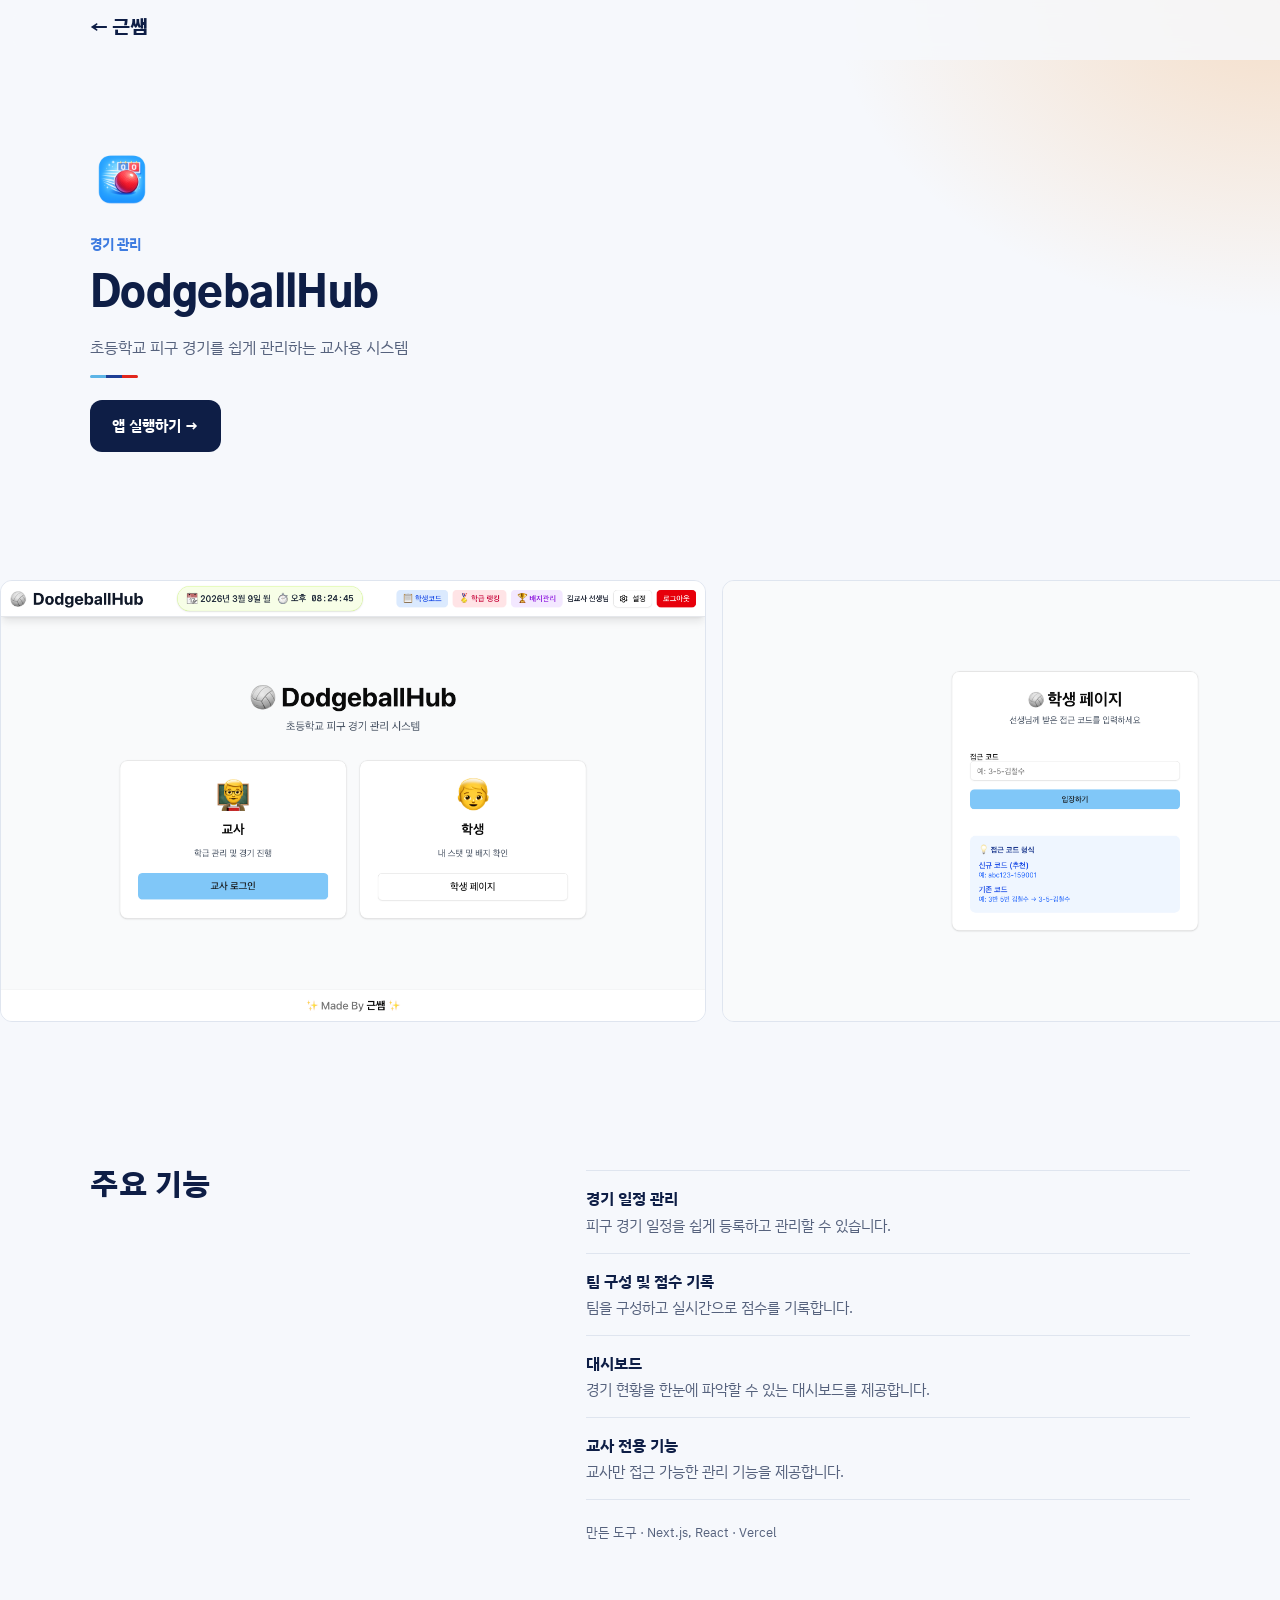
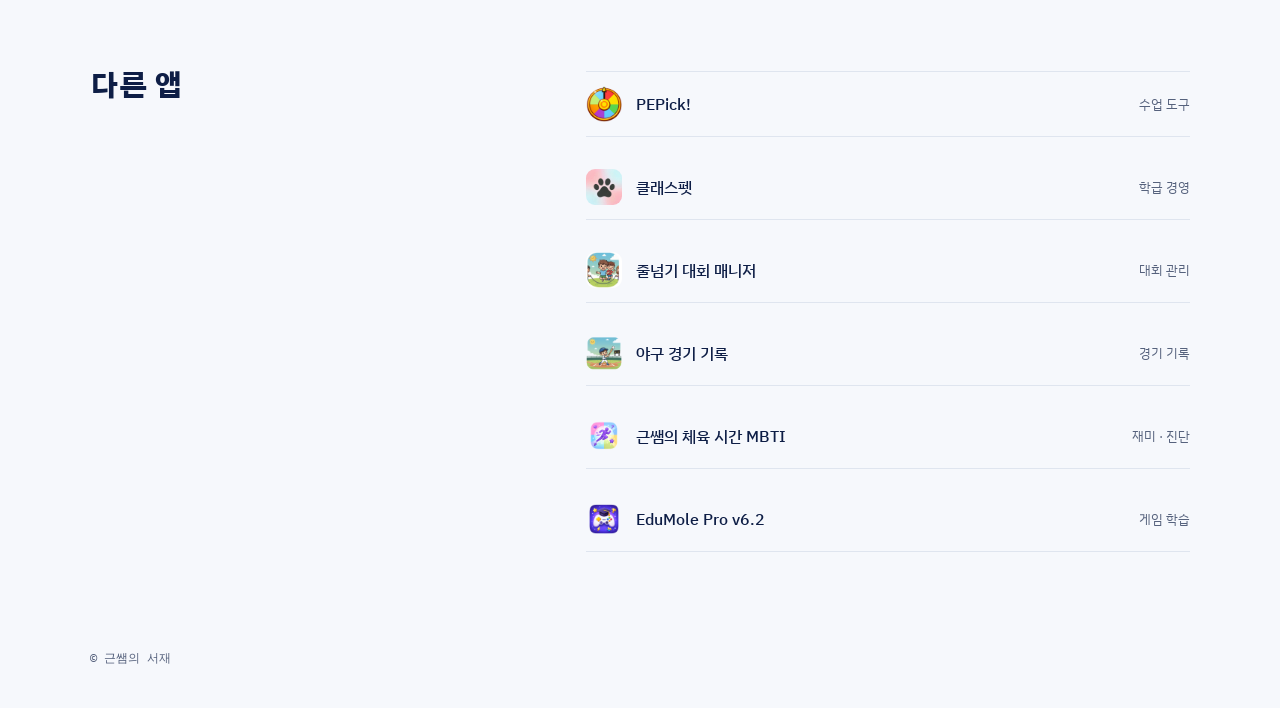
<file: dodgeball.html>
<!DOCTYPE html>
<html lang="ko">
<head>
  <meta charset="UTF-8">
  <meta name="viewport" content="width=device-width, initial-scale=1.0, viewport-fit=cover">
  <title>DodgeballHub · 근쌤의 서재</title>
  <meta name="description" content="초등학교 피구 경기를 쉽게 관리하는 교사용 시스템">
  <meta name="theme-color" content="#F6F8FC">
  <meta property="og:title" content="DodgeballHub · 근쌤의 서재">
  <meta property="og:description" content="초등학교 피구 경기를 쉽게 관리하는 교사용 시스템">
  <meta property="og:image" content="https://geunssam-library.netlify.app/images/brand/og-image.png">
  <link rel="icon" href="images/brand/favicon.svg" type="image/svg+xml">
  <link rel="icon" href="images/brand/favicon-32.png" sizes="32x32" type="image/png">
  <link rel="apple-touch-icon" href="images/brand/apple-touch-icon.png">
  <link rel="preconnect" href="https://fonts.googleapis.com">
  <link rel="preconnect" href="https://fonts.gstatic.com" crossorigin>
  <link rel="stylesheet" href="https://fonts.googleapis.com/css2?family=Gothic+A1:wght@400;700;900&family=IBM+Plex+Mono:wght@500&family=IBM+Plex+Sans+KR:wght@400;500;700&display=swap">
  <link rel="stylesheet" href="css/tokens.css">
  <link rel="stylesheet" href="css/base.css">
  <link rel="stylesheet" href="css/detail.css">
</head>
<body class="sunlight">

  <header class="topbar">
    <div class="wrap topbar-inner">
      <a class="brand" href="index.html#made">← 근쌤</a>
    </div>
  </header>

  <main>
    <section class="detail-hero">
      <div class="wrap detail-hero-inner">
        <img class="app-logo" src="images/logos/dodgeball.png" alt="" width="72" height="72">
        <p class="detail-category">경기 관리</p>
        <h1 class="detail-title">DodgeballHub</h1>
        <p class="detail-tagline">초등학교 피구 경기를 쉽게 관리하는 교사용 시스템</p>
        <div class="stripe" aria-hidden="true"><i></i><i></i><i></i></div>
        <a class="btn" href="https://dodgeball-app.vercel.app/teacher/dashboard" target="_blank" rel="noopener noreferrer">앱 실행하기 →</a>
      </div>
    </section>

    <section class="detail-block" aria-label="주요 화면">
      <div class="shots" tabindex="0"><figure class="shot"><img src="images/screenshots/dodgeball-dashboard.png" alt="DodgeballHub 메인 대시보드" loading="lazy"></figure><figure class="shot"><img src="images/screenshots/dodgeball-teams.png" alt="DodgeballHub 팀 구성" loading="lazy"></figure><figure class="shot"><img src="images/screenshots/dodgeball-scoring.png" alt="DodgeballHub 점수 기록" loading="lazy"></figure><figure class="shot"><img src="images/screenshots/dodgeball-results.png" alt="DodgeballHub 경기 결과" loading="lazy"></figure></div>
    </section>

    <section class="detail-block">
      <div class="wrap detail-grid">
        <h2 class="detail-h2">주요 기능</h2>
        <div class="detail-col">
        <ul class="list features"><li class="feature"><b>경기 일정 관리</b><span>피구 경기 일정을 쉽게 등록하고 관리할 수 있습니다.</span></li><li class="feature"><b>팀 구성 및 점수 기록</b><span>팀을 구성하고 실시간으로 점수를 기록합니다.</span></li><li class="feature"><b>대시보드</b><span>경기 현황을 한눈에 파악할 수 있는 대시보드를 제공합니다.</span></li><li class="feature"><b>교사 전용 기능</b><span>교사만 접근 가능한 관리 기능을 제공합니다.</span></li></ul>
        <p class="small tech">만든 도구 · Next.js, React · Vercel</p>
        </div>
      </div>
    </section>

    <section class="detail-block">
      <div class="wrap detail-grid">
        <h2 class="detail-h2">다른 앱</h2>
        <ul class="list detail-col"><li><a class="row" href="pepick.html"><img src="images/logos/pepick.png" alt=""><span class="row-name">PEPick!</span><span class="row-meta">수업 도구</span></a></li><li><a class="row" href="classpet.html"><img src="images/logos/classpet.png" alt=""><span class="row-name">클래스펫</span><span class="row-meta">학급 경영</span></a></li><li><a class="row" href="jumprope.html"><img src="images/logos/jumprope.png" alt=""><span class="row-name">줄넘기 대회 매니저</span><span class="row-meta">대회 관리</span></a></li><li><a class="row" href="baseball.html"><img src="images/logos/baseball.png" alt=""><span class="row-name">야구 경기 기록</span><span class="row-meta">경기 기록</span></a></li><li><a class="row" href="pe-mbti.html"><img src="images/logos/pe-mbti.png" alt=""><span class="row-name">근쌤의 체육 시간 MBTI</span><span class="row-meta">재미 · 진단</span></a></li><li><a class="row" href="edumole.html"><img src="images/logos/edumole.png" alt=""><span class="row-name">EduMole Pro v6.2</span><span class="row-meta">게임 학습</span></a></li></ul>
      </div>
    </section>
  </main>

  <footer class="wrap footer">© 근쌤의 서재</footer>
</body>
</html>
</file>
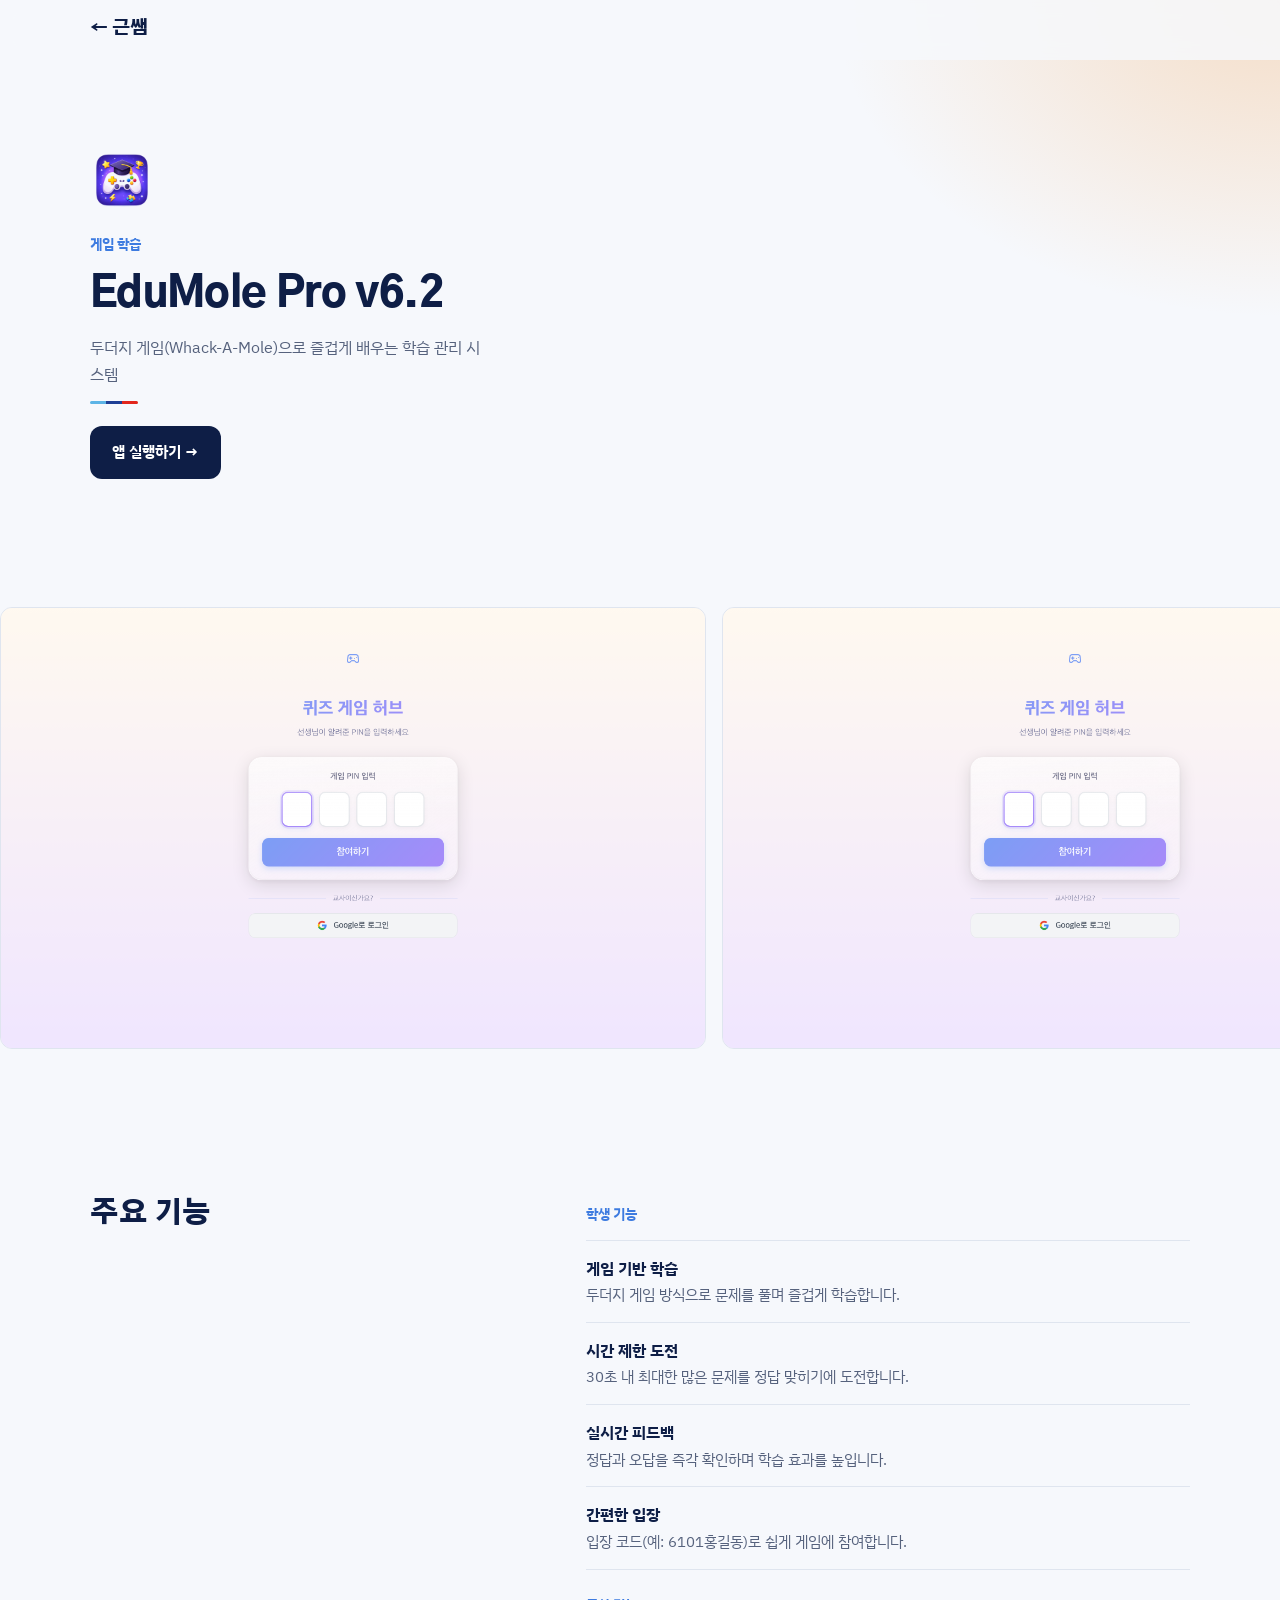
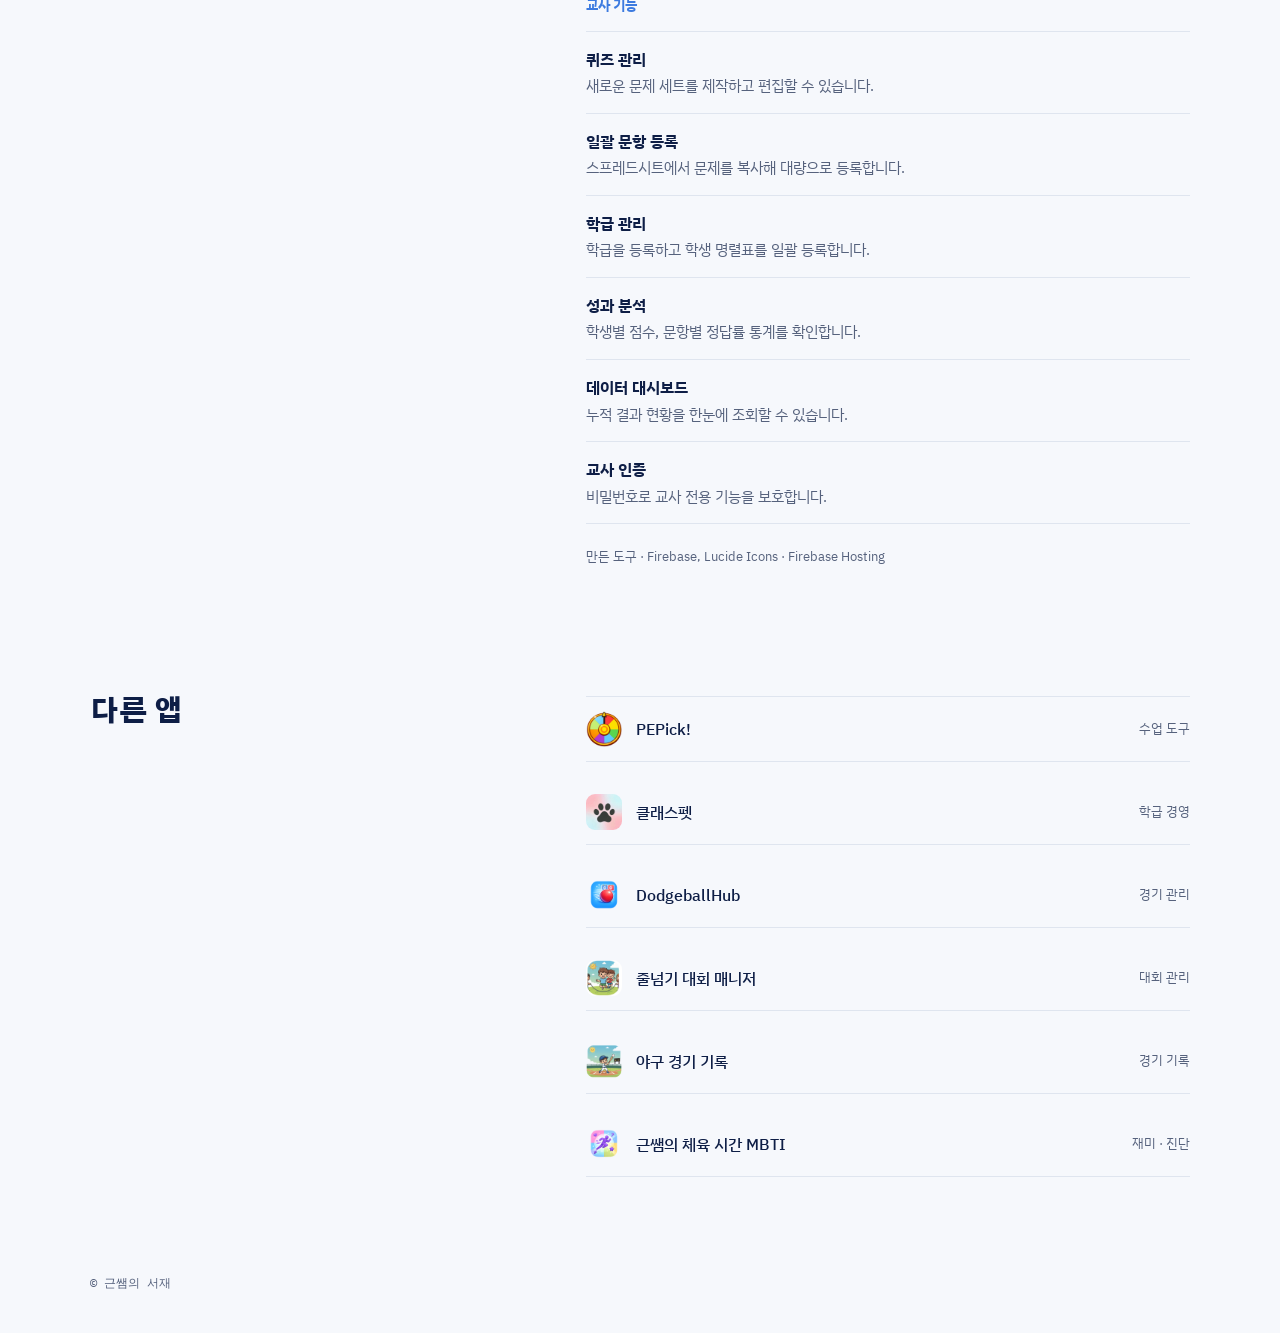
<file: edumole.html>
<!DOCTYPE html>
<html lang="ko">
<head>
  <meta charset="UTF-8">
  <meta name="viewport" content="width=device-width, initial-scale=1.0, viewport-fit=cover">
  <title>EduMole Pro v6.2 · 근쌤의 서재</title>
  <meta name="description" content="두더지 게임(Whack-A-Mole)으로 즐겁게 배우는 학습 관리 시스템">
  <meta name="theme-color" content="#F6F8FC">
  <meta property="og:title" content="EduMole Pro v6.2 · 근쌤의 서재">
  <meta property="og:description" content="두더지 게임(Whack-A-Mole)으로 즐겁게 배우는 학습 관리 시스템">
  <meta property="og:image" content="https://geunssam-library.netlify.app/images/brand/og-image.png">
  <link rel="icon" href="images/brand/favicon.svg" type="image/svg+xml">
  <link rel="icon" href="images/brand/favicon-32.png" sizes="32x32" type="image/png">
  <link rel="apple-touch-icon" href="images/brand/apple-touch-icon.png">
  <link rel="preconnect" href="https://fonts.googleapis.com">
  <link rel="preconnect" href="https://fonts.gstatic.com" crossorigin>
  <link rel="stylesheet" href="https://fonts.googleapis.com/css2?family=Gothic+A1:wght@400;700;900&family=IBM+Plex+Mono:wght@500&family=IBM+Plex+Sans+KR:wght@400;500;700&display=swap">
  <link rel="stylesheet" href="css/tokens.css">
  <link rel="stylesheet" href="css/base.css">
  <link rel="stylesheet" href="css/detail.css">
</head>
<body class="sunlight">

  <header class="topbar">
    <div class="wrap topbar-inner">
      <a class="brand" href="index.html#made">← 근쌤</a>
    </div>
  </header>

  <main>
    <section class="detail-hero">
      <div class="wrap detail-hero-inner">
        <img class="app-logo" src="images/logos/edumole.png" alt="" width="72" height="72">
        <p class="detail-category">게임 학습</p>
        <h1 class="detail-title">EduMole Pro v6.2</h1>
        <p class="detail-tagline">두더지 게임(Whack-A-Mole)으로 즐겁게 배우는 학습 관리 시스템</p>
        <div class="stripe" aria-hidden="true"><i></i><i></i><i></i></div>
        <a class="btn" href="https://edumole-pro.netlify.app/" target="_blank" rel="noopener noreferrer">앱 실행하기 →</a>
      </div>
    </section>

    <section class="detail-block" aria-label="주요 화면">
      <div class="shots" tabindex="0"><figure class="shot"><img src="images/screenshots/edumole-hub.png" alt="EduMole Pro - 게임 허브" loading="lazy"></figure><figure class="shot"><img src="images/screenshots/edumole-pin-entry.png" alt="EduMole Pro - 입장 코드 입력" loading="lazy"></figure><figure class="shot"><img src="images/screenshots/edumole-dashboard.png" alt="EduMole Pro - 교사 대시보드" loading="lazy"></figure><figure class="shot"><img src="images/screenshots/edumole-quiz-manage.png" alt="EduMole Pro - 퀴즈 관리" loading="lazy"></figure><figure class="shot"><img src="images/screenshots/edumole-analytics.png" alt="EduMole Pro - 성과 분석" loading="lazy"></figure><figure class="shot"><img src="images/screenshots/edumole-gameplay.png" alt="EduMole Pro - 두더지 게임" loading="lazy"></figure></div>
    </section>

    <section class="detail-block">
      <div class="wrap detail-grid">
        <h2 class="detail-h2">주요 기능</h2>
        <div class="detail-col">
        <h3 class="feature-group">학생 기능</h3>
        <ul class="list features"><li class="feature"><b>게임 기반 학습</b><span>두더지 게임 방식으로 문제를 풀며 즐겁게 학습합니다.</span></li><li class="feature"><b>시간 제한 도전</b><span>30초 내 최대한 많은 문제를 정답 맞히기에 도전합니다.</span></li><li class="feature"><b>실시간 피드백</b><span>정답과 오답을 즉각 확인하며 학습 효과를 높입니다.</span></li><li class="feature"><b>간편한 입장</b><span>입장 코드(예: 6101홍길동)로 쉽게 게임에 참여합니다.</span></li></ul>
        <h3 class="feature-group">교사 기능</h3>
        <ul class="list features"><li class="feature"><b>퀴즈 관리</b><span>새로운 문제 세트를 제작하고 편집할 수 있습니다.</span></li><li class="feature"><b>일괄 문항 등록</b><span>스프레드시트에서 문제를 복사해 대량으로 등록합니다.</span></li><li class="feature"><b>학급 관리</b><span>학급을 등록하고 학생 명렬표를 일괄 등록합니다.</span></li><li class="feature"><b>성과 분석</b><span>학생별 점수, 문항별 정답률 통계를 확인합니다.</span></li><li class="feature"><b>데이터 대시보드</b><span>누적 결과 현황을 한눈에 조회할 수 있습니다.</span></li><li class="feature"><b>교사 인증</b><span>비밀번호로 교사 전용 기능을 보호합니다.</span></li></ul>
        <p class="small tech">만든 도구 · Firebase, Lucide Icons · Firebase Hosting</p>
        </div>
      </div>
    </section>

    <section class="detail-block">
      <div class="wrap detail-grid">
        <h2 class="detail-h2">다른 앱</h2>
        <ul class="list detail-col"><li><a class="row" href="pepick.html"><img src="images/logos/pepick.png" alt=""><span class="row-name">PEPick!</span><span class="row-meta">수업 도구</span></a></li><li><a class="row" href="classpet.html"><img src="images/logos/classpet.png" alt=""><span class="row-name">클래스펫</span><span class="row-meta">학급 경영</span></a></li><li><a class="row" href="dodgeball.html"><img src="images/logos/dodgeball.png" alt=""><span class="row-name">DodgeballHub</span><span class="row-meta">경기 관리</span></a></li><li><a class="row" href="jumprope.html"><img src="images/logos/jumprope.png" alt=""><span class="row-name">줄넘기 대회 매니저</span><span class="row-meta">대회 관리</span></a></li><li><a class="row" href="baseball.html"><img src="images/logos/baseball.png" alt=""><span class="row-name">야구 경기 기록</span><span class="row-meta">경기 기록</span></a></li><li><a class="row" href="pe-mbti.html"><img src="images/logos/pe-mbti.png" alt=""><span class="row-name">근쌤의 체육 시간 MBTI</span><span class="row-meta">재미 · 진단</span></a></li></ul>
      </div>
    </section>
  </main>

  <footer class="wrap footer">© 근쌤의 서재</footer>
</body>
</html>
</file>
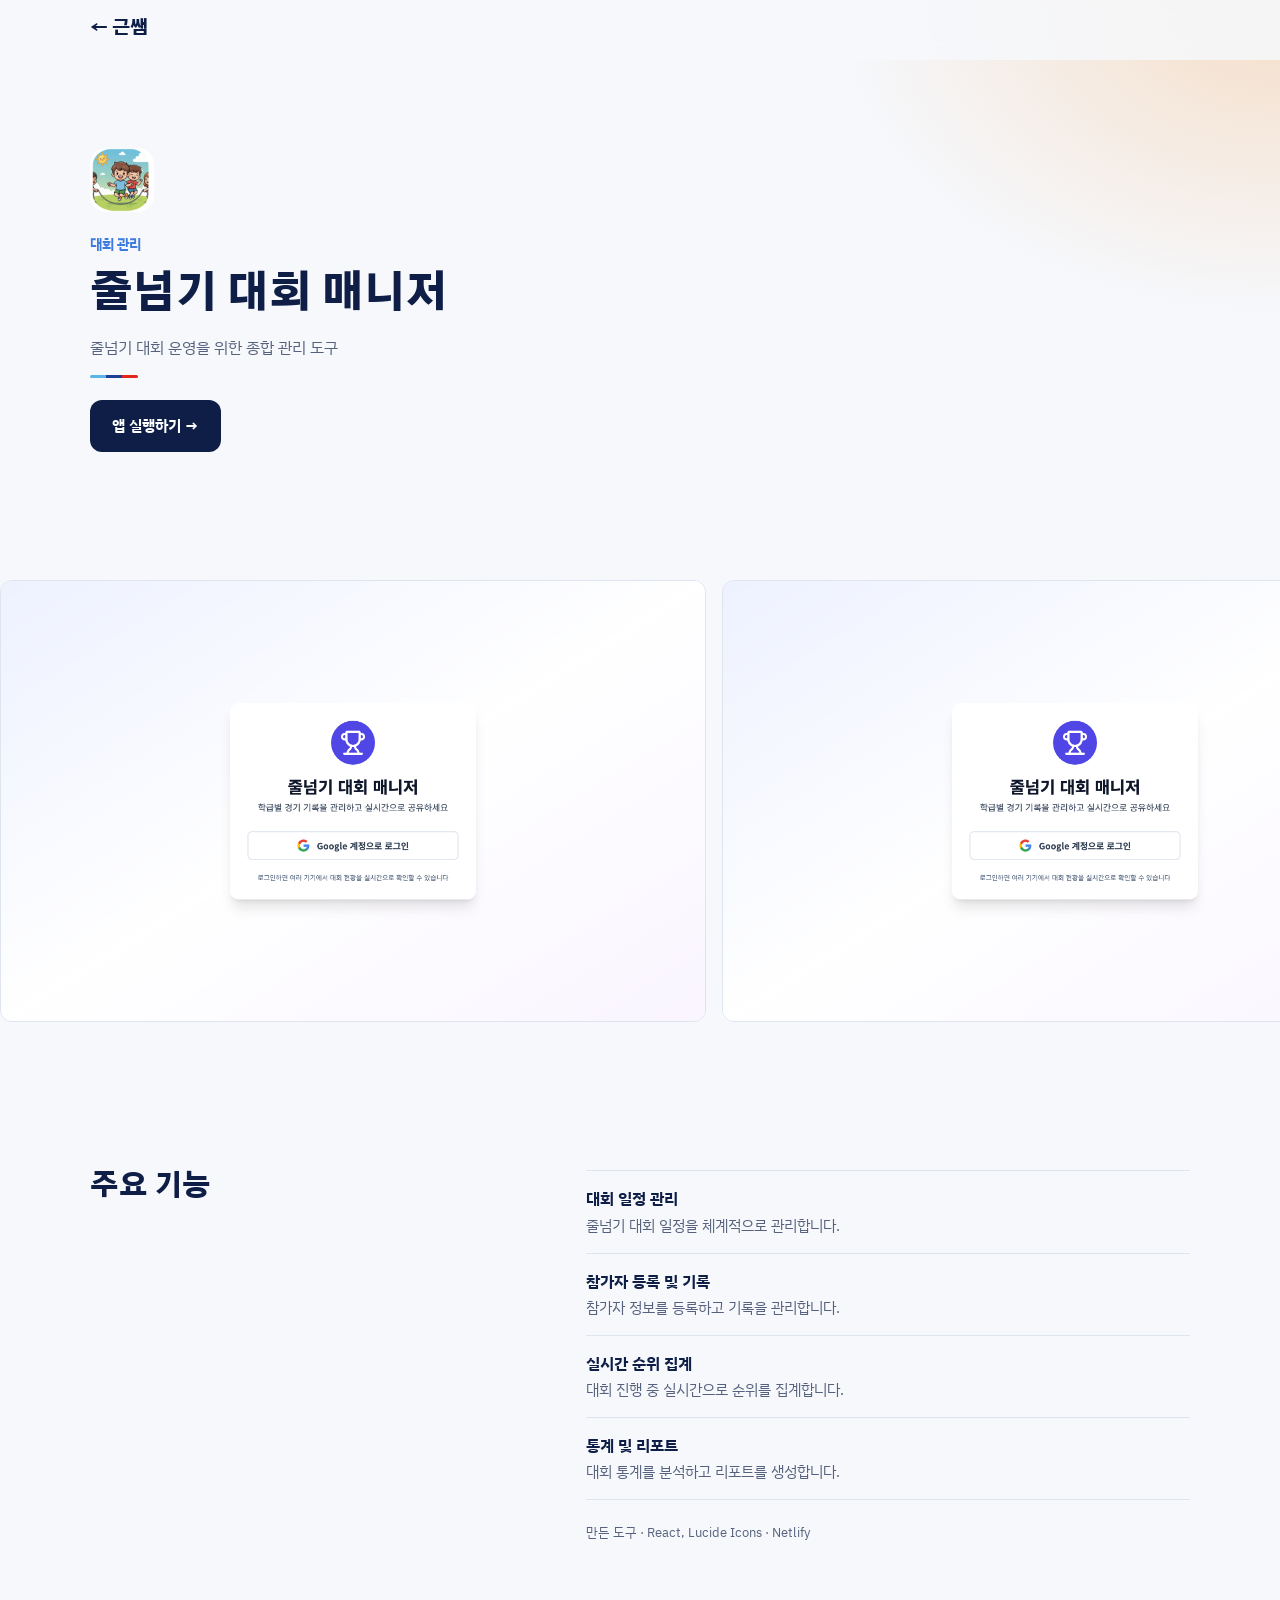
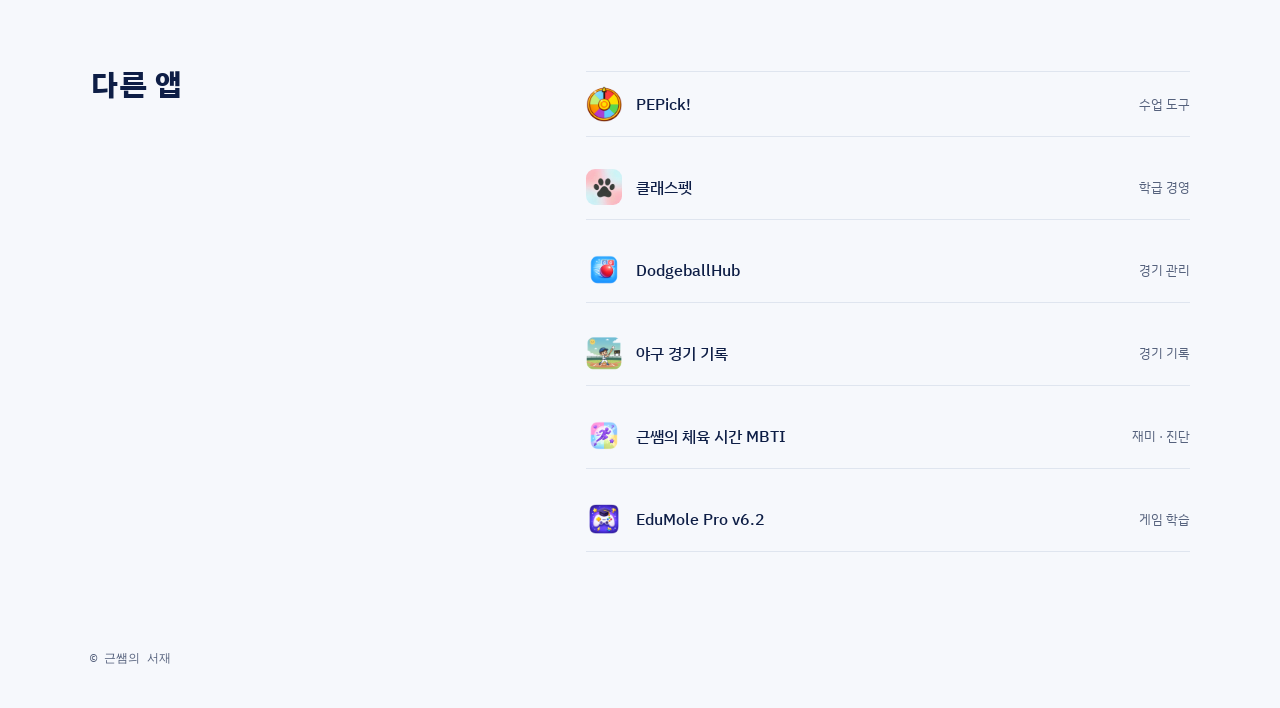
<file: jumprope.html>
<!DOCTYPE html>
<html lang="ko">
<head>
  <meta charset="UTF-8">
  <meta name="viewport" content="width=device-width, initial-scale=1.0, viewport-fit=cover">
  <title>줄넘기 대회 매니저 · 근쌤의 서재</title>
  <meta name="description" content="줄넘기 대회 운영을 위한 종합 관리 도구">
  <meta name="theme-color" content="#F6F8FC">
  <meta property="og:title" content="줄넘기 대회 매니저 · 근쌤의 서재">
  <meta property="og:description" content="줄넘기 대회 운영을 위한 종합 관리 도구">
  <meta property="og:image" content="https://geunssam-library.netlify.app/images/brand/og-image.png">
  <link rel="icon" href="images/brand/favicon.svg" type="image/svg+xml">
  <link rel="icon" href="images/brand/favicon-32.png" sizes="32x32" type="image/png">
  <link rel="apple-touch-icon" href="images/brand/apple-touch-icon.png">
  <link rel="preconnect" href="https://fonts.googleapis.com">
  <link rel="preconnect" href="https://fonts.gstatic.com" crossorigin>
  <link rel="stylesheet" href="https://fonts.googleapis.com/css2?family=Gothic+A1:wght@400;700;900&family=IBM+Plex+Mono:wght@500&family=IBM+Plex+Sans+KR:wght@400;500;700&display=swap">
  <link rel="stylesheet" href="css/tokens.css">
  <link rel="stylesheet" href="css/base.css">
  <link rel="stylesheet" href="css/detail.css">
</head>
<body class="sunlight">

  <header class="topbar">
    <div class="wrap topbar-inner">
      <a class="brand" href="index.html#made">← 근쌤</a>
    </div>
  </header>

  <main>
    <section class="detail-hero">
      <div class="wrap detail-hero-inner">
        <img class="app-logo" src="images/logos/jumprope.png" alt="" width="72" height="72">
        <p class="detail-category">대회 관리</p>
        <h1 class="detail-title">줄넘기 대회 매니저</h1>
        <p class="detail-tagline">줄넘기 대회 운영을 위한 종합 관리 도구</p>
        <div class="stripe" aria-hidden="true"><i></i><i></i><i></i></div>
        <a class="btn" href="https://jumprope-competition-manager.netlify.app/" target="_blank" rel="noopener noreferrer">앱 실행하기 →</a>
      </div>
    </section>

    <section class="detail-block" aria-label="주요 화면">
      <div class="shots" tabindex="0"><figure class="shot"><img src="images/screenshots/jumprope-register.png" alt="줄넘기 대회 - 회원가입" loading="lazy"></figure><figure class="shot"><img src="images/screenshots/jumprope-local-main.png" alt="줄넘기 대회 - 메인 화면" loading="lazy"></figure><figure class="shot"><img src="images/screenshots/jumprope-recording.png" alt="줄넘기 대회 - 기록 입력" loading="lazy"></figure><figure class="shot"><img src="images/screenshots/jumprope-stats.png" alt="줄넘기 대회 - 통계" loading="lazy"></figure><figure class="shot"><img src="images/screenshots/jumprope-leaderboard.png" alt="줄넘기 대회 - 순위표" loading="lazy"></figure></div>
    </section>

    <section class="detail-block">
      <div class="wrap detail-grid">
        <h2 class="detail-h2">주요 기능</h2>
        <div class="detail-col">
        <ul class="list features"><li class="feature"><b>대회 일정 관리</b><span>줄넘기 대회 일정을 체계적으로 관리합니다.</span></li><li class="feature"><b>참가자 등록 및 기록</b><span>참가자 정보를 등록하고 기록을 관리합니다.</span></li><li class="feature"><b>실시간 순위 집계</b><span>대회 진행 중 실시간으로 순위를 집계합니다.</span></li><li class="feature"><b>통계 및 리포트</b><span>대회 통계를 분석하고 리포트를 생성합니다.</span></li></ul>
        <p class="small tech">만든 도구 · React, Lucide Icons · Netlify</p>
        </div>
      </div>
    </section>

    <section class="detail-block">
      <div class="wrap detail-grid">
        <h2 class="detail-h2">다른 앱</h2>
        <ul class="list detail-col"><li><a class="row" href="pepick.html"><img src="images/logos/pepick.png" alt=""><span class="row-name">PEPick!</span><span class="row-meta">수업 도구</span></a></li><li><a class="row" href="classpet.html"><img src="images/logos/classpet.png" alt=""><span class="row-name">클래스펫</span><span class="row-meta">학급 경영</span></a></li><li><a class="row" href="dodgeball.html"><img src="images/logos/dodgeball.png" alt=""><span class="row-name">DodgeballHub</span><span class="row-meta">경기 관리</span></a></li><li><a class="row" href="baseball.html"><img src="images/logos/baseball.png" alt=""><span class="row-name">야구 경기 기록</span><span class="row-meta">경기 기록</span></a></li><li><a class="row" href="pe-mbti.html"><img src="images/logos/pe-mbti.png" alt=""><span class="row-name">근쌤의 체육 시간 MBTI</span><span class="row-meta">재미 · 진단</span></a></li><li><a class="row" href="edumole.html"><img src="images/logos/edumole.png" alt=""><span class="row-name">EduMole Pro v6.2</span><span class="row-meta">게임 학습</span></a></li></ul>
      </div>
    </section>
  </main>

  <footer class="wrap footer">© 근쌤의 서재</footer>
</body>
</html>
</file>
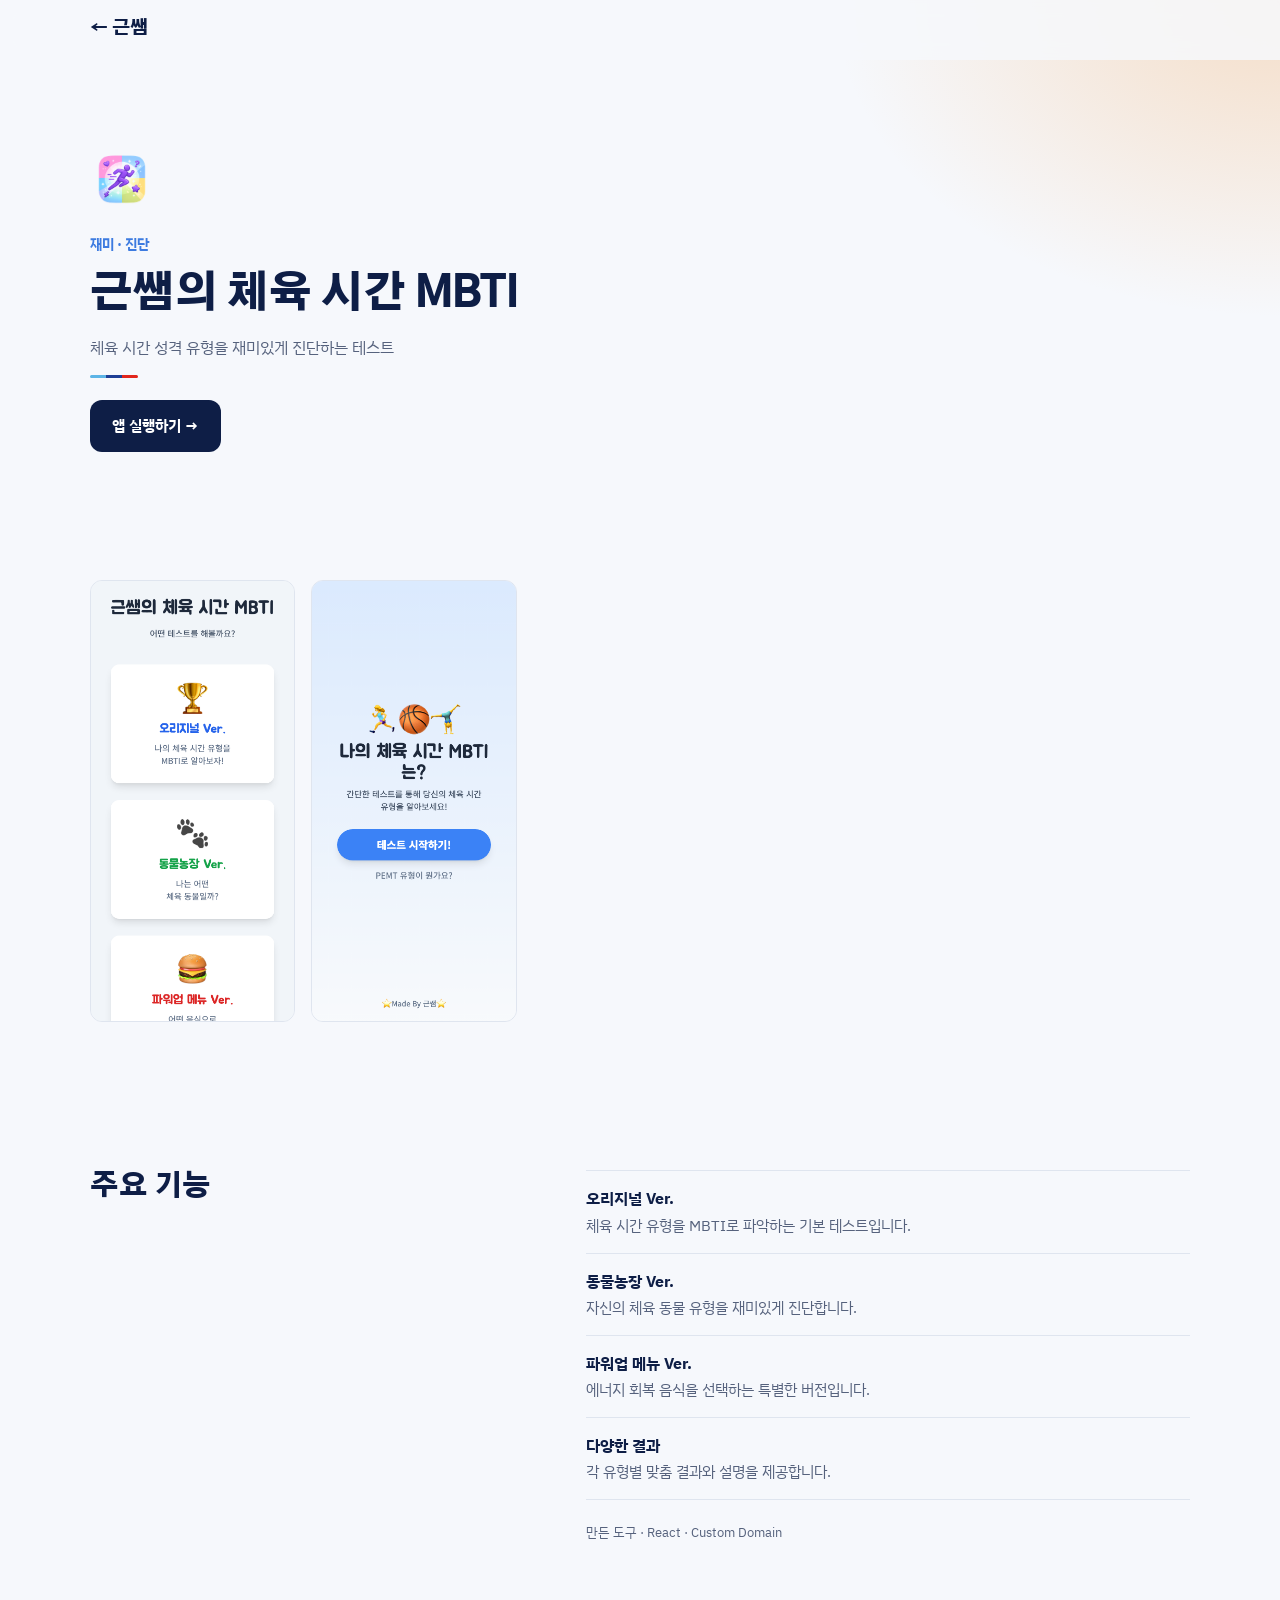
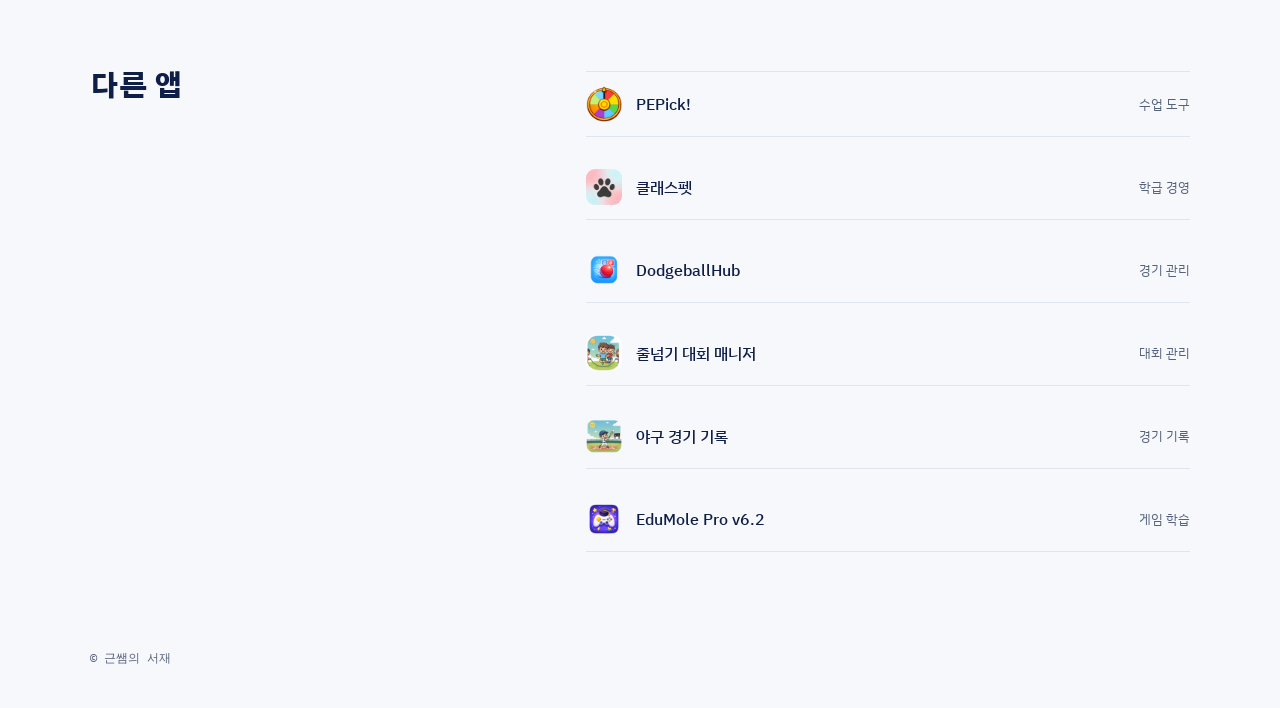
<file: pe-mbti.html>
<!DOCTYPE html>
<html lang="ko">
<head>
  <meta charset="UTF-8">
  <meta name="viewport" content="width=device-width, initial-scale=1.0, viewport-fit=cover">
  <title>근쌤의 체육 시간 MBTI · 근쌤의 서재</title>
  <meta name="description" content="체육 시간 성격 유형을 재미있게 진단하는 테스트">
  <meta name="theme-color" content="#F6F8FC">
  <meta property="og:title" content="근쌤의 체육 시간 MBTI · 근쌤의 서재">
  <meta property="og:description" content="체육 시간 성격 유형을 재미있게 진단하는 테스트">
  <meta property="og:image" content="https://geunssam-library.netlify.app/images/brand/og-image.png">
  <link rel="icon" href="images/brand/favicon.svg" type="image/svg+xml">
  <link rel="icon" href="images/brand/favicon-32.png" sizes="32x32" type="image/png">
  <link rel="apple-touch-icon" href="images/brand/apple-touch-icon.png">
  <link rel="preconnect" href="https://fonts.googleapis.com">
  <link rel="preconnect" href="https://fonts.gstatic.com" crossorigin>
  <link rel="stylesheet" href="https://fonts.googleapis.com/css2?family=Gothic+A1:wght@400;700;900&family=IBM+Plex+Mono:wght@500&family=IBM+Plex+Sans+KR:wght@400;500;700&display=swap">
  <link rel="stylesheet" href="css/tokens.css">
  <link rel="stylesheet" href="css/base.css">
  <link rel="stylesheet" href="css/detail.css">
</head>
<body class="sunlight">

  <header class="topbar">
    <div class="wrap topbar-inner">
      <a class="brand" href="index.html#made">← 근쌤</a>
    </div>
  </header>

  <main>
    <section class="detail-hero">
      <div class="wrap detail-hero-inner">
        <img class="app-logo" src="images/logos/pe-mbti.png" alt="" width="72" height="72">
        <p class="detail-category">재미 · 진단</p>
        <h1 class="detail-title">근쌤의 체육 시간 MBTI</h1>
        <p class="detail-tagline">체육 시간 성격 유형을 재미있게 진단하는 테스트</p>
        <div class="stripe" aria-hidden="true"><i></i><i></i><i></i></div>
        <a class="btn" href="http://pe-playground.com/" target="_blank" rel="noopener noreferrer">앱 실행하기 →</a>
      </div>
    </section>

    <section class="detail-block" aria-label="주요 화면">
      <div class="shots" tabindex="0"><figure class="shot"><img src="images/screenshots/mbti-hub.png" alt="체육 시간 MBTI - 테스트 선택 허브" loading="lazy"></figure><figure class="shot"><img src="images/screenshots/mbti-result.png" alt="체육 시간 MBTI - 테스트 시작" loading="lazy"></figure></div>
    </section>

    <section class="detail-block">
      <div class="wrap detail-grid">
        <h2 class="detail-h2">주요 기능</h2>
        <div class="detail-col">
        <ul class="list features"><li class="feature"><b>오리지널 Ver.</b><span>체육 시간 유형을 MBTI로 파악하는 기본 테스트입니다.</span></li><li class="feature"><b>동물농장 Ver.</b><span>자신의 체육 동물 유형을 재미있게 진단합니다.</span></li><li class="feature"><b>파워업 메뉴 Ver.</b><span>에너지 회복 음식을 선택하는 특별한 버전입니다.</span></li><li class="feature"><b>다양한 결과</b><span>각 유형별 맞춤 결과와 설명을 제공합니다.</span></li></ul>
        <p class="small tech">만든 도구 · React · Custom Domain</p>
        </div>
      </div>
    </section>

    <section class="detail-block">
      <div class="wrap detail-grid">
        <h2 class="detail-h2">다른 앱</h2>
        <ul class="list detail-col"><li><a class="row" href="pepick.html"><img src="images/logos/pepick.png" alt=""><span class="row-name">PEPick!</span><span class="row-meta">수업 도구</span></a></li><li><a class="row" href="classpet.html"><img src="images/logos/classpet.png" alt=""><span class="row-name">클래스펫</span><span class="row-meta">학급 경영</span></a></li><li><a class="row" href="dodgeball.html"><img src="images/logos/dodgeball.png" alt=""><span class="row-name">DodgeballHub</span><span class="row-meta">경기 관리</span></a></li><li><a class="row" href="jumprope.html"><img src="images/logos/jumprope.png" alt=""><span class="row-name">줄넘기 대회 매니저</span><span class="row-meta">대회 관리</span></a></li><li><a class="row" href="baseball.html"><img src="images/logos/baseball.png" alt=""><span class="row-name">야구 경기 기록</span><span class="row-meta">경기 기록</span></a></li><li><a class="row" href="edumole.html"><img src="images/logos/edumole.png" alt=""><span class="row-name">EduMole Pro v6.2</span><span class="row-meta">게임 학습</span></a></li></ul>
      </div>
    </section>
  </main>

  <footer class="wrap footer">© 근쌤의 서재</footer>
</body>
</html>
</file>
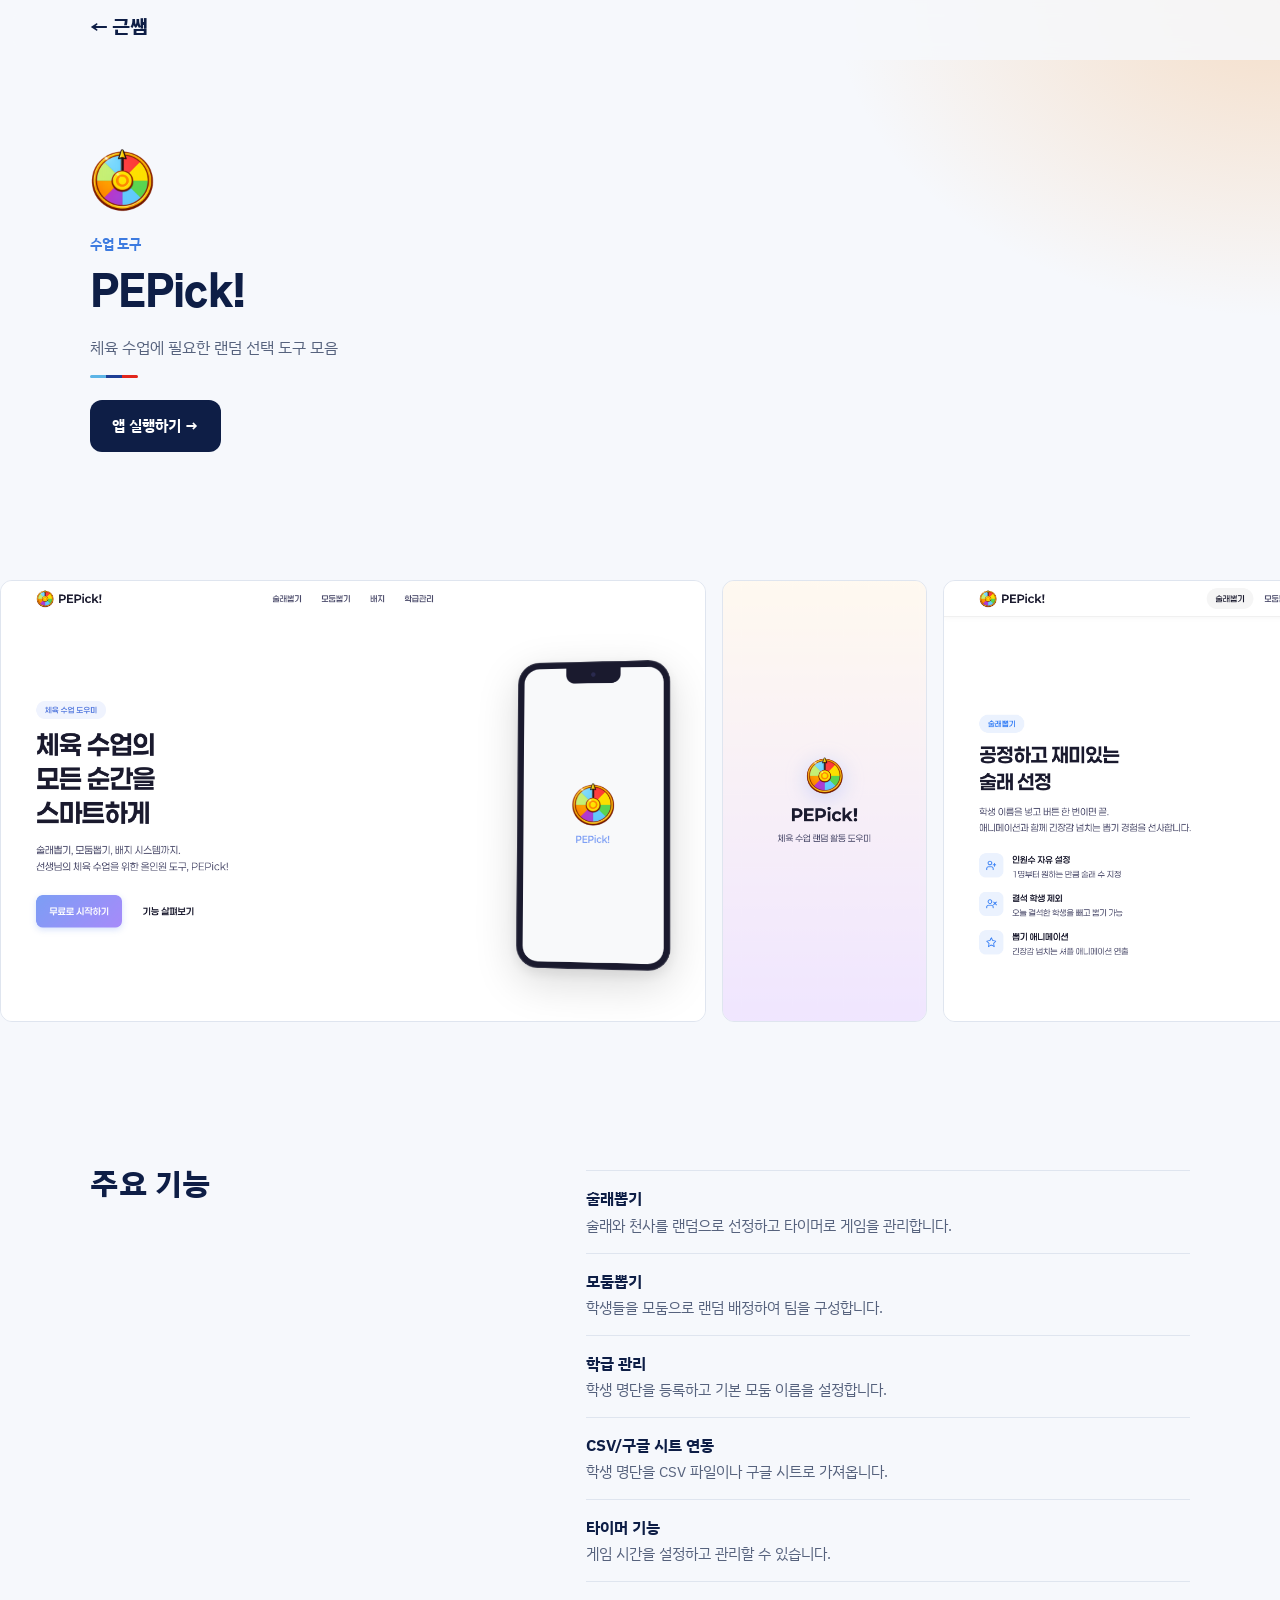
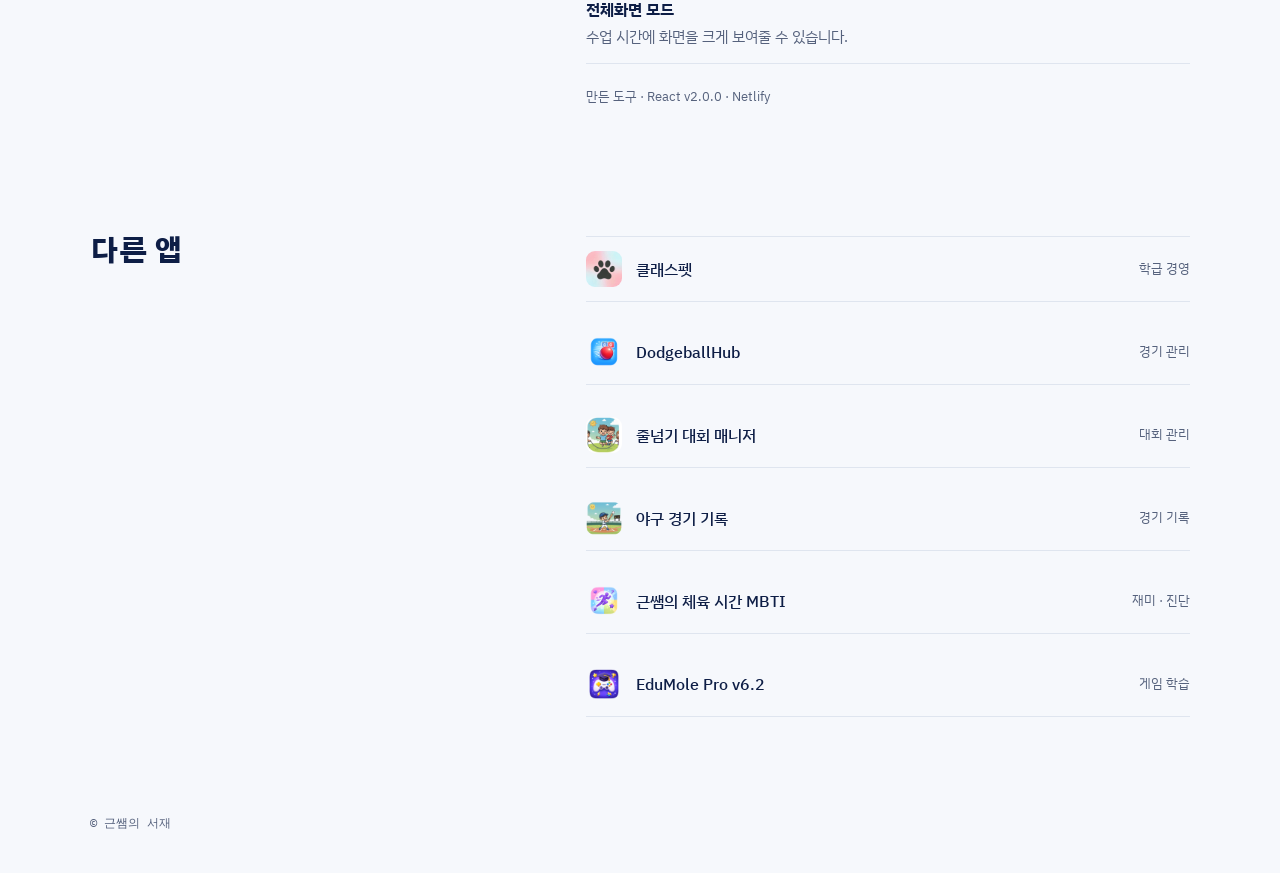
<file: pepick.html>
<!DOCTYPE html>
<html lang="ko">
<head>
  <meta charset="UTF-8">
  <meta name="viewport" content="width=device-width, initial-scale=1.0, viewport-fit=cover">
  <title>PEPick! · 근쌤의 서재</title>
  <meta name="description" content="체육 수업에 필요한 랜덤 선택 도구 모음">
  <meta name="theme-color" content="#F6F8FC">
  <meta property="og:title" content="PEPick! · 근쌤의 서재">
  <meta property="og:description" content="체육 수업에 필요한 랜덤 선택 도구 모음">
  <meta property="og:image" content="https://geunssam-library.netlify.app/images/brand/og-image.png">
  <link rel="icon" href="images/brand/favicon.svg" type="image/svg+xml">
  <link rel="icon" href="images/brand/favicon-32.png" sizes="32x32" type="image/png">
  <link rel="apple-touch-icon" href="images/brand/apple-touch-icon.png">
  <link rel="preconnect" href="https://fonts.googleapis.com">
  <link rel="preconnect" href="https://fonts.gstatic.com" crossorigin>
  <link rel="stylesheet" href="https://fonts.googleapis.com/css2?family=Gothic+A1:wght@400;700;900&family=IBM+Plex+Mono:wght@500&family=IBM+Plex+Sans+KR:wght@400;500;700&display=swap">
  <link rel="stylesheet" href="css/tokens.css">
  <link rel="stylesheet" href="css/base.css">
  <link rel="stylesheet" href="css/detail.css">
</head>
<body class="sunlight">

  <header class="topbar">
    <div class="wrap topbar-inner">
      <a class="brand" href="index.html#made">← 근쌤</a>
    </div>
  </header>

  <main>
    <section class="detail-hero">
      <div class="wrap detail-hero-inner">
        <img class="app-logo" src="images/logos/pepick.png" alt="" width="72" height="72">
        <p class="detail-category">수업 도구</p>
        <h1 class="detail-title">PEPick!</h1>
        <p class="detail-tagline">체육 수업에 필요한 랜덤 선택 도구 모음</p>
        <div class="stripe" aria-hidden="true"><i></i><i></i><i></i></div>
        <a class="btn" href="https://pepick.netlify.app/" target="_blank" rel="noopener noreferrer">앱 실행하기 →</a>
      </div>
    </section>

    <section class="detail-block" aria-label="주요 화면">
      <div class="shots" tabindex="0"><figure class="shot"><img src="images/screenshots/pepick-main.png" alt="PEPick 메인 화면" loading="lazy"></figure><figure class="shot"><img src="images/screenshots/pepick-tag-game-attempt.png" alt="PEPick 술래뽑기 결과" loading="lazy"></figure><figure class="shot"><img src="images/screenshots/pepick-tag-action.png" alt="PEPick 술래뽑기 액션" loading="lazy"></figure><figure class="shot"><img src="images/screenshots/pepick-badge-modal.png" alt="PEPick 배지 부여" loading="lazy"></figure><figure class="shot"><img src="images/screenshots/pepick-app-initial.png" alt="PEPick 앱 초기 화면" loading="lazy"></figure></div>
    </section>

    <section class="detail-block">
      <div class="wrap detail-grid">
        <h2 class="detail-h2">주요 기능</h2>
        <div class="detail-col">
        <ul class="list features"><li class="feature"><b>술래뽑기</b><span>술래와 천사를 랜덤으로 선정하고 타이머로 게임을 관리합니다.</span></li><li class="feature"><b>모둠뽑기</b><span>학생들을 모둠으로 랜덤 배정하여 팀을 구성합니다.</span></li><li class="feature"><b>학급 관리</b><span>학생 명단을 등록하고 기본 모둠 이름을 설정합니다.</span></li><li class="feature"><b>CSV/구글 시트 연동</b><span>학생 명단을 CSV 파일이나 구글 시트로 가져옵니다.</span></li><li class="feature"><b>타이머 기능</b><span>게임 시간을 설정하고 관리할 수 있습니다.</span></li><li class="feature"><b>전체화면 모드</b><span>수업 시간에 화면을 크게 보여줄 수 있습니다.</span></li></ul>
        <p class="small tech">만든 도구 · React v2.0.0 · Netlify</p>
        </div>
      </div>
    </section>

    <section class="detail-block">
      <div class="wrap detail-grid">
        <h2 class="detail-h2">다른 앱</h2>
        <ul class="list detail-col"><li><a class="row" href="classpet.html"><img src="images/logos/classpet.png" alt=""><span class="row-name">클래스펫</span><span class="row-meta">학급 경영</span></a></li><li><a class="row" href="dodgeball.html"><img src="images/logos/dodgeball.png" alt=""><span class="row-name">DodgeballHub</span><span class="row-meta">경기 관리</span></a></li><li><a class="row" href="jumprope.html"><img src="images/logos/jumprope.png" alt=""><span class="row-name">줄넘기 대회 매니저</span><span class="row-meta">대회 관리</span></a></li><li><a class="row" href="baseball.html"><img src="images/logos/baseball.png" alt=""><span class="row-name">야구 경기 기록</span><span class="row-meta">경기 기록</span></a></li><li><a class="row" href="pe-mbti.html"><img src="images/logos/pe-mbti.png" alt=""><span class="row-name">근쌤의 체육 시간 MBTI</span><span class="row-meta">재미 · 진단</span></a></li><li><a class="row" href="edumole.html"><img src="images/logos/edumole.png" alt=""><span class="row-name">EduMole Pro v6.2</span><span class="row-meta">게임 학습</span></a></li></ul>
      </div>
    </section>
  </main>

  <footer class="wrap footer">© 근쌤의 서재</footer>
</body>
</html>
</file>
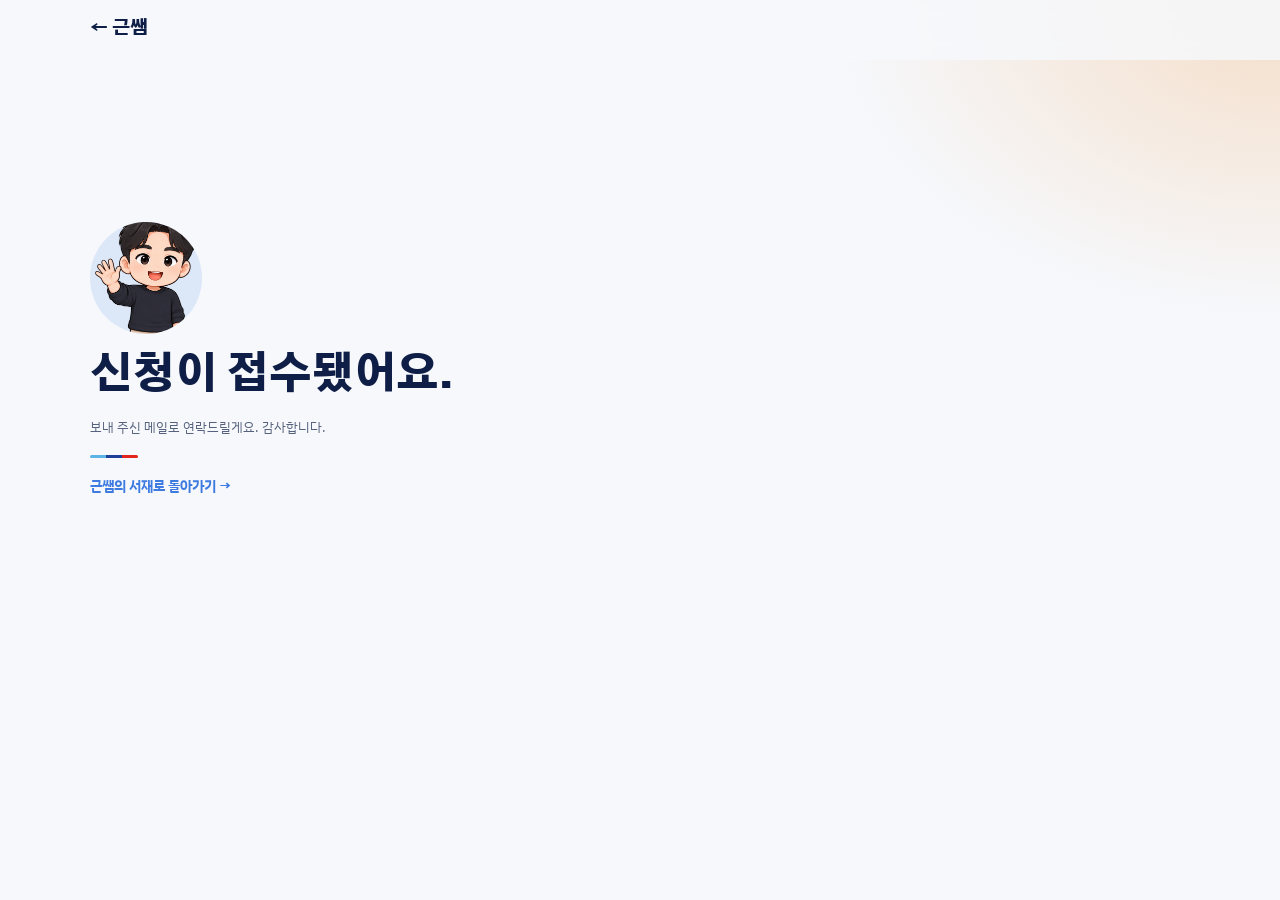
<file: thanks.html>
<!DOCTYPE html>
<html lang="ko">
<head>
  <meta charset="UTF-8">
  <meta name="viewport" content="width=device-width, initial-scale=1.0, viewport-fit=cover">
  <title>신청 완료 · 근쌤의 서재</title>
  <meta name="theme-color" content="#F6F8FC">
  <meta name="robots" content="noindex">
  <link rel="icon" href="images/brand/favicon.svg" type="image/svg+xml">
  <link rel="icon" href="images/brand/favicon-32.png" sizes="32x32" type="image/png">
  <link rel="apple-touch-icon" href="images/brand/apple-touch-icon.png">
  <link rel="preconnect" href="https://fonts.googleapis.com">
  <link rel="preconnect" href="https://fonts.gstatic.com" crossorigin>
  <link rel="stylesheet" href="https://fonts.googleapis.com/css2?family=Gothic+A1:wght@400;700;900&family=IBM+Plex+Mono:wght@500&family=IBM+Plex+Sans+KR:wght@400;500;700&display=swap">
  <link rel="stylesheet" href="css/tokens.css">
  <link rel="stylesheet" href="css/base.css">
  <link rel="stylesheet" href="css/form.css">
</head>
<body class="sunlight">
  <header class="topbar">
    <div class="wrap topbar-inner">
      <a class="brand" href="index.html">← 근쌤</a>
    </div>
  </header>

  <main class="wrap thanks">
    <div class="portrait-sm"><img src="images/profile/geunssam-wave.png" alt="손 흔드는 근쌤 캐릭터" width="410" height="693"></div>
    <h1 class="apply-title">신청이 접수됐어요.</h1>
    <p class="small">보내 주신 메일로 연락드릴게요. 감사합니다.</p>
    <div class="stripe" aria-hidden="true"><i></i><i></i><i></i></div>
    <a class="link-more" href="index.html">근쌤의 서재로 돌아가기 →</a>
  </main>
</body>
</html>
</file>
<file: css/tokens.css>
/* 근쌤의 서재 — 햇살 드는 낮의 서재 디자인 값 (색 · 글꼴 · 간격) */
:root {
  /* 색 */
  --paper: #F6F8FC;      /* 바탕 */
  --paper-deep: #DCE7F8; /* 프로필 동그라미 */
  --ink: #0E1E46;        /* 글씨, 진한 버튼 */
  --soft: #56627D;       /* 보조 글씨 */
  --hair: #DFE5EF;       /* 얇은 선 */
  --sky: #3D7BE0;        /* 링크 · 강조 */
  --sun: #F2A65A;        /* 노을빛 */
  --white: #FFFFFF;
  --sun-btn: #FFB86B;    /* 첫 화면 협업 버튼 (노을빛) */

  /* 섹션 파스텔 바탕 */
  --pastel-sky: #EAF2FF;
  --pastel-peach: #FFF2E6;
  --pastel-mint: #E8F6EF;
  --pastel-lavender: #F0EDFA;
  --hair-tint: rgba(14, 30, 70, .10); /* 파스텔 위에서도 보이는 선 */

  /* BMW M 세 줄 */
  --m-light: #5CB4E6;
  --m-dark: #1E3F95;
  --m-red: #E2261C;

  /* 글꼴 */
  --f-display: "Gothic A1", "Apple SD Gothic Neo", "Malgun Gothic", sans-serif;
  --f-body: "IBM Plex Sans KR", "Apple SD Gothic Neo", "Malgun Gothic", sans-serif;
  --f-mono: "IBM Plex Mono", ui-monospace, Menlo, monospace;

  /* 글자 크기 단계 */
  --t-hero: clamp(32px, 6.4vw, 64px);
  --t-title: clamp(26px, 4.2vw, 42px);
  --t-body: 16px;
  --t-small: 13px;

  /* 간격 */
  --gutter: 20px;
  --content: 1100px;
  --radius: 12px;

  color-scheme: light;
}
</file>
<file: css/base.css>
/* 모든 페이지가 함께 쓰는 기본 모양 */
*, *::before, *::after { box-sizing: border-box; }
html { -webkit-text-size-adjust: 100%; scroll-behavior: smooth; }
body {
  margin: 0;
  background: var(--paper);
  color: var(--ink);
  font-family: var(--f-body);
  font-size: var(--t-body);
  line-height: 1.65;
  -webkit-font-smoothing: antialiased;
  overflow-x: hidden;
}
img { max-width: 100%; display: block; }
[hidden] { display: none !important; }
a { color: inherit; }
h1, h2, h3 { font-family: var(--f-display); font-weight: 900; line-height: 1.22; letter-spacing: -0.015em; margin: 0; text-wrap: balance; }
p { margin: 0; }
:focus-visible { outline: 3px solid var(--sky); outline-offset: 3px; border-radius: 4px; }

/* 노을빛 — 오른쪽 위에서 번지는 빛 */
/* 화면 폭 안에서만 그려서(옆으로 삐져나가지 않게) 가로 스크롤이 생기지 않는다 */
.sunlight { position: relative; isolation: isolate; }
.sunlight::before {
  content: ""; position: absolute; z-index: -1; pointer-events: none;
  top: 0; left: 0; right: 0; height: 640px;
  background: radial-gradient(min(620px, 90vw) min(440px, 70vw) at 100% 0%, rgba(242, 166, 90, .32), transparent 72%);
  animation: breathe 12s ease-in-out infinite alternate;
}
@keyframes breathe { from { opacity: .7; } to { opacity: 1; } }

/* 가운데 폭 + 양옆 여백 */
.wrap {
  width: 100%; max-width: calc(var(--content) + 2 * var(--gutter)); margin: 0 auto;
  padding-left: max(var(--gutter), env(safe-area-inset-left, 0px));
  padding-right: max(var(--gutter), env(safe-area-inset-right, 0px));
}

/* BMW M 세 줄 띠 */
/* 처음 열 때 왼쪽에서 그어짐 (멈춰 있어도 온전한 띠로 보이도록 채움 없이 재생) */
.stripe { display: flex; width: 48px; height: 3px; border-radius: 2px; overflow: hidden; transform-origin: left; animation: draw .9s cubic-bezier(.2, .8, .2, 1); }
.stripe i { flex: 1; }
.stripe i:nth-child(1) { background: var(--m-light); }
.stripe i:nth-child(2) { background: var(--m-dark); }
.stripe i:nth-child(3) { background: var(--m-red); }
@keyframes draw { from { transform: scaleX(.25); } to { transform: scaleX(1); } }

/* 위쪽 메뉴 줄 */
.topbar { position: sticky; top: env(safe-area-inset-top, 0px); z-index: 20; background: rgba(246, 248, 252, .86); backdrop-filter: blur(10px); -webkit-backdrop-filter: blur(10px); }
.topbar-inner { display: flex; align-items: center; justify-content: space-between; height: 60px; }
.brand { font-family: var(--f-display); font-weight: 900; font-size: 18px; text-decoration: none; }
.topnav { display: flex; gap: 26px; font-size: 14px; }
.topnav a { text-decoration: none; color: var(--soft); }
.topnav a:hover { color: var(--ink); }

/* 얇은 선으로 나눈 목록 */
.list { list-style: none; margin: 0; padding: 0; border-top: 1px solid var(--hair); }
.list > li { border-bottom: 1px solid var(--hair); }
.row { display: flex; align-items: center; gap: 14px; padding: 14px 0; text-decoration: none; min-width: 0; }
.row-name { font-weight: 500; min-width: 0; }
.row-meta { margin-left: auto; font-size: var(--t-small); color: var(--soft); white-space: nowrap; }
a.row:hover .row-name { color: var(--sky); }
.row img { width: 36px; height: 36px; border-radius: 9px; flex: none; }

/* 버튼 */
.btn { display: inline-flex; justify-content: center; align-items: center; gap: 8px; background: var(--ink); color: var(--white); border-radius: var(--radius); padding: 14px 22px; font-weight: 700; font-size: 15px; text-decoration: none; border: 0; cursor: pointer; font-family: inherit; }
.btn:hover { background: var(--m-dark); }
.link-more { color: var(--sky); font-weight: 700; font-size: 14px; text-decoration: none; background: none; border: 0; padding: 0; cursor: pointer; font-family: inherit; }

.small { font-size: var(--t-small); color: var(--soft); }
.footer { padding-block: 32px 40px; font-family: var(--f-mono); font-size: 12px; color: var(--soft); }

@media (prefers-reduced-motion: reduce) {
  html { scroll-behavior: auto; }
  *, *::before, *::after { animation: none !important; transition: none !important; }
}
</file>
<file: css/home.css>
/* 메인 페이지 — 한 화면에 한 가지 이야기 */

/* 휴대폰 메뉴 */
.menu-btn { display: none; background: none; border: 0; padding: 8px 0 8px 12px; font: inherit; font-size: 14px; color: var(--soft); cursor: pointer; }
.menu-panel { border-top: 1px solid var(--hair); background: var(--paper); }
.menu-panel .wrap { display: grid; padding-block: 6px 14px; }
.menu-panel a { padding: 12px 0; text-decoration: none; font-weight: 500; border-bottom: 1px solid var(--hair); }
.menu-panel a:last-child { border-bottom: 0; }

/* 화면 한 장 */
.screen { padding-block: 88px; }
.screen .wrap { display: grid; gap: 28px; justify-items: start; }
.screen-title { font-size: var(--t-title); }
.screen .list { width: 100%; }

/* 1. 첫 화면 */
/* 1. 첫 화면 — 유튜브 채널아트(근쌤의 서재)를 화면 가득, 가운데 남색 벽 위에 글 */
.hero { position: relative; isolation: isolate; min-height: calc(100svh - 60px); display: grid; place-items: center; padding-block: 56px 72px; overflow: hidden; background: #0B1838; color: var(--white); }
.hero-bg { position: absolute; inset: 0; z-index: -2; width: 100%; height: 100%; object-fit: cover; object-position: 50% 50%; }

.hero::after { content: ""; position: absolute; inset: 0; z-index: -1; pointer-events: none;
  background: radial-gradient(60% 52% at 46% 42%, rgba(9, 20, 52, .55), transparent 72%), linear-gradient(180deg, rgba(9, 20, 52, .15), rgba(9, 20, 52, .35)); }
.hero-inner.wrap { display: grid; gap: 14px; justify-items: center; text-align: center; }
.portrait { width: clamp(96px, 11vw, 128px); aspect-ratio: 1; border-radius: 50%; background: var(--paper-deep); overflow: hidden; position: relative; box-shadow: 0 0 0 4px rgba(255, 255, 255, .18); }
.portrait img { position: absolute; left: 50%; bottom: -46%; width: 92%; height: auto; transform: translateX(-50%); }
.who { font-size: 15px; color: rgba(255, 255, 255, .78); }
.who b { color: var(--white); }
.hero-title { font-size: clamp(44px, 8vw, 92px); line-height: 1.08; color: var(--white); text-shadow: 0 2px 24px rgba(5, 12, 36, .35); }
.hero-sub { font-size: clamp(17px, 2.2vw, 22px); color: #A9D8FF; font-weight: 500; }
.hero-actions { display: flex; flex-wrap: wrap; justify-content: center; gap: 10px; margin-top: 14px; }
.btn-sun { background: var(--sun-btn); color: var(--ink); }
.btn-sun:hover { background: #FFC58A; }
.btn-ghost { background: rgba(255, 255, 255, .10); color: var(--white); box-shadow: inset 0 0 0 1px rgba(255, 255, 255, .45); }
.btn-ghost:hover { background: rgba(255, 255, 255, .2); }

/* 섹션마다 다른 파스텔 바탕 */
#made { background: var(--pastel-sky); }
#writing { background: var(--pastel-peach); }
#lectures { background: var(--pastel-mint); }
#contact { background: var(--pastel-lavender); }
.screen .list, .screen .list > li, .tabs { border-color: var(--hair-tint); }

/* 위쪽 메뉴의 협업 신청 버튼 */
.topnav .nav-cta, .topbar-mobile .nav-cta { background: var(--ink); color: var(--white); border-radius: 999px; padding: 6px 14px; font-weight: 700; font-size: 13px; text-decoration: none; }
.topnav .nav-cta:hover { background: var(--m-dark); color: var(--white); }
.topnav { align-items: center; }
.topbar-mobile { display: none; align-items: center; gap: 4px; }

/* 3. 쓴 글 — 탭 (JS가 없으면 탭 줄은 숨기고 두 목록을 모두 보여 줌) */
.tabs { display: flex; gap: 22px; border-bottom: 1px solid var(--hair); width: 100%; }
.tab { background: none; border: 0; padding: 0 0 10px; margin-bottom: -1px; font: inherit; font-size: 15px; font-weight: 700; color: var(--soft); cursor: pointer; border-bottom: 2px solid transparent; }
.tab[aria-selected="true"] { color: var(--ink); border-bottom-color: var(--ink); }
.tab-panels, .tab-panel { display: grid; gap: 28px; width: 100%; justify-items: start; }
.tabs-ready .tab-panel .list { border-top: 0; }

/* 4. 강의 — 강사 이력 (평소엔 접힘) */
.career { width: 100%; }
.career summary { list-style: none; cursor: pointer; color: var(--sky); font-weight: 700; font-size: 14px; width: fit-content; }
.career summary::-webkit-details-marker { display: none; }
.career summary::after { content: " ↓"; }
.career[open] summary::after { content: " ↑"; }
.career-body { display: grid; gap: 12px; margin-top: 22px; }
.career-h { font-family: var(--f-body); font-weight: 700; font-size: 13px; color: var(--soft); letter-spacing: 0; margin-top: 10px; }
.career .row { padding: 11px 0; }
.career .row-name { font-size: 15px; font-weight: 400; }

/* 2. 만든 것 — 접힌 목록 */
.app-list.is-collapsed .extra { display: none; }

/* 5. 함께 일하기 */
.contact { padding-bottom: 56px; }
.contact-inner.wrap { gap: 18px; }
.contact .btn { margin-top: 6px; }
.email-line { display: flex; align-items: center; gap: 12px; flex-wrap: wrap; }
.email { font-family: var(--f-mono); font-size: 15px; text-decoration: none; color: var(--ink); border-bottom: 1px solid var(--hair); user-select: all; }
.email:hover { color: var(--sky); border-bottom-color: var(--sky); }
.copy-btn { background: none; border: 1px solid var(--hair); border-radius: 999px; padding: 4px 12px; font: inherit; font-size: 13px; color: var(--soft); cursor: pointer; }
.copy-btn:hover { color: var(--ink); border-color: var(--soft); }
/* 유튜브·브런치 바로가기 — 로고가 들어간 큰 링크 버튼 */
.channels { display: grid; grid-template-columns: repeat(auto-fit, minmax(240px, 1fr)); gap: 12px; width: 100%; max-width: 560px; margin-top: 14px; }
.channel { display: flex; align-items: center; gap: 14px; padding: 14px 18px 14px 14px; background: var(--white); border: 1px solid var(--hair-tint); border-radius: 16px; text-decoration: none; color: var(--ink); transition: transform .2s ease, box-shadow .2s ease, border-color .2s ease; min-width: 0; }
.channel:hover { transform: translateY(-2px); box-shadow: 0 10px 24px -14px rgba(14, 30, 70, .35); border-color: rgba(14, 30, 70, .2); }
.channel-logo { width: 44px; height: 44px; border-radius: 11px; flex: none; display: grid; place-items: center; position: relative; overflow: hidden; }
.channel-logo--yt { background: #FFF0F2; }
.channel-logo--brunch { background: #3A3A4A; }
.channel-logo--brunch img { position: absolute; inset: 0; width: 100%; height: 100%; }
.channel-logo-fallback { color: #fff; font-family: Georgia, serif; font-style: italic; font-size: 24px; }
.channel-text { display: grid; gap: 1px; min-width: 0; }
.channel-text b { font-size: 16px; }
.channel-text small { font-size: 13px; color: var(--soft); white-space: nowrap; overflow: hidden; text-overflow: ellipsis; }
.channel-arrow { margin-left: auto; color: var(--soft); font-size: 16px; }
.channel:hover .channel-arrow { color: var(--ink); }
@media (max-width: 600px) { .channels { grid-template-columns: minmax(0, 1fr); } }

/* 스크롤하면 살짝 떠오름 — 기본은 보이는 상태 */
.reveal.is-pending .wrap { transform: translateY(18px); opacity: .35; }
.reveal .wrap { transition: transform .7s cubic-bezier(.2, .8, .2, 1), opacity .7s ease; }

/* 노트북 */
@media (min-width: 860px) {
  .app-list { display: grid; grid-template-columns: 1fr 1fr; column-gap: 48px; border-top: 0; }
  .app-list > li:nth-child(-n + 2) { border-top: 1px solid var(--hair); }
  .screen { padding-block: 120px; }
  .screen .wrap { grid-template-columns: minmax(0, 5fr) minmax(0, 7fr); column-gap: 64px; align-items: start; }
  .screen .wrap > .screen-title { grid-row: span 3; position: sticky; top: 100px; }
  .screen .wrap > :not(.screen-title) { grid-column: 2; }
  /* 첫 화면·연락 화면은 한 줄로 쌓기 */
  .screen .hero-inner.wrap, .screen .contact-inner.wrap { grid-template-columns: minmax(0, 1fr); }
  .screen .hero-inner.wrap > *, .screen .contact-inner.wrap > * { grid-column: 1; grid-row: auto; }
  .screen .contact-inner.wrap > .screen-title { position: static; }
}

/* 휴대폰 */
@media (max-width: 640px) {
  .topnav { display: none; }
  .menu-btn { display: block; }
  .topbar-mobile { display: flex; }
  .screen { padding-block: 64px; }

}
@media (min-width: 641px) { .menu-panel { display: none !important; } }
.btn-lg { padding: 17px 30px; font-size: 17px; }
</file>
<file: css/form.css>
/* 협업 신청 페이지 · 접수 완료 페이지 */

.apply { display: grid; gap: 36px; padding-block: 48px 72px; max-width: calc(760px + 2 * var(--gutter)); }
.apply-head { display: grid; gap: 12px; justify-items: start; }
.apply-title { font-size: var(--t-title); }

.apply-form { display: grid; gap: 34px; }
.group { border: 0; padding: 0; margin: 0; display: grid; gap: 16px; min-width: 0; }
.group legend { font-family: var(--f-display); font-weight: 900; font-size: 19px; padding: 0 0 14px; width: 100%; border-bottom: 1px solid var(--hair); margin-bottom: 4px; }
.group legend b, .field b, .consent b { color: var(--m-red); font-weight: 700; }

.field-row { display: grid; gap: 16px; grid-template-columns: minmax(0, 1fr); }
@media (min-width: 640px) { .field-row { grid-template-columns: repeat(2, minmax(0, 1fr)); } }
.field { display: grid; gap: 6px; min-width: 0; }
.field > span, .field-label { font-size: 14px; font-weight: 500; color: var(--soft); }
.field-label { margin-top: 4px; }

.field input, .field textarea {
  width: 100%; font: inherit; font-size: 16px; color: var(--ink);
  background: var(--white); border: 1px solid var(--hair); border-radius: 10px; padding: 12px 14px;
}
.field textarea { resize: vertical; line-height: 1.6; }
.field input::placeholder, .field textarea::placeholder { color: #9AA3B5; }
.field input:focus, .field textarea:focus { outline: none; border-color: var(--sky); box-shadow: 0 0 0 3px rgba(61, 123, 224, .15); }

/* 고르기 — 알약 모양 */
.choices { display: flex; flex-wrap: wrap; gap: 8px; }
.choice { position: relative; display: inline-flex; align-items: center; gap: 6px; border: 1px solid var(--hair); background: var(--white); border-radius: 999px; padding: 9px 16px; font-size: 15px; cursor: pointer; }
.choice input { position: absolute; opacity: 0; pointer-events: none; }
.choice:has(input:checked) { background: var(--ink); border-color: var(--ink); color: var(--white); }
.choice:has(input:focus-visible) { outline: 3px solid var(--sky); outline-offset: 2px; }

.consent { display: flex; gap: 10px; align-items: flex-start; font-size: 14px; color: var(--soft); }
.consent input { width: 18px; height: 18px; margin-top: 3px; accent-color: var(--ink); flex: none; }
.submit { justify-self: start; padding: 15px 28px; font-size: 16px; }

.hp, .sr-only { position: absolute; width: 1px; height: 1px; overflow: hidden; clip: rect(0 0 0 0); white-space: nowrap; }

/* 접수 완료 */
.thanks { display: grid; gap: 16px; justify-items: start; padding-block: 18vh 80px; }
.portrait-sm { width: 112px; aspect-ratio: 1; border-radius: 50%; background: var(--paper-deep); overflow: hidden; position: relative; }
.portrait-sm img { position: absolute; left: 50%; bottom: -46%; width: 92%; height: auto; transform: translateX(-50%); }
</file>
<file: css/detail.css>
/* 앱 상세 페이지 */

.detail-hero { padding-block: 56px 40px; }
.detail-hero-inner.wrap { display: grid; gap: 14px; justify-items: start; }
.app-logo { width: 64px; height: 64px; border-radius: 16px; }
.detail-category { color: var(--sky); font-weight: 700; font-size: 14px; margin-top: 6px; }
.detail-title { font-size: var(--t-title); }
.detail-tagline { color: var(--soft); max-width: 40ch; }
.detail-hero .btn { margin-top: 8px; }

/* 화면 모음 — 가로로 넘겨 보기 */
.shots {
  display: flex; gap: 16px; overflow-x: auto; scroll-snap-type: x mandatory; overscroll-behavior-x: contain;
  padding-block: 8px 20px;
  padding-left: max(var(--gutter), env(safe-area-inset-left, 0px), calc((100vw - var(--content)) / 2));
  padding-right: max(var(--gutter), env(safe-area-inset-right, 0px));
  scrollbar-width: thin;
}
.shot { margin: 0; flex: none; scroll-snap-align: start; border: 1px solid var(--hair); border-radius: var(--radius); overflow: hidden; background: var(--white); }
.shot img { height: clamp(260px, 52vw, 440px); width: auto; max-width: none; }

.detail-block { padding-block: 40px; }
.detail-grid.wrap { display: grid; gap: 22px; }
.detail-h2 { font-size: clamp(22px, 3vw, 28px); }
.detail-col { min-width: 0; display: grid; gap: 18px; align-content: start; }

.feature-group { font-family: var(--f-body); font-weight: 700; font-size: 14px; color: var(--sky); letter-spacing: 0; margin-top: 8px; }
.features .feature { display: grid; gap: 2px; padding: 14px 0; }
.features .feature b { font-weight: 700; }
.features .feature span { color: var(--soft); font-size: 15px; }
.tech { margin-top: 4px; }

@media (min-width: 860px) {
  .detail-hero { padding-block: 88px 56px; }
  .detail-block { padding-block: 64px; }
  .detail-grid.wrap { grid-template-columns: minmax(0, 5fr) minmax(0, 7fr); column-gap: 64px; align-items: start; }
  .detail-h2 { position: sticky; top: 100px; }
}
</file>
